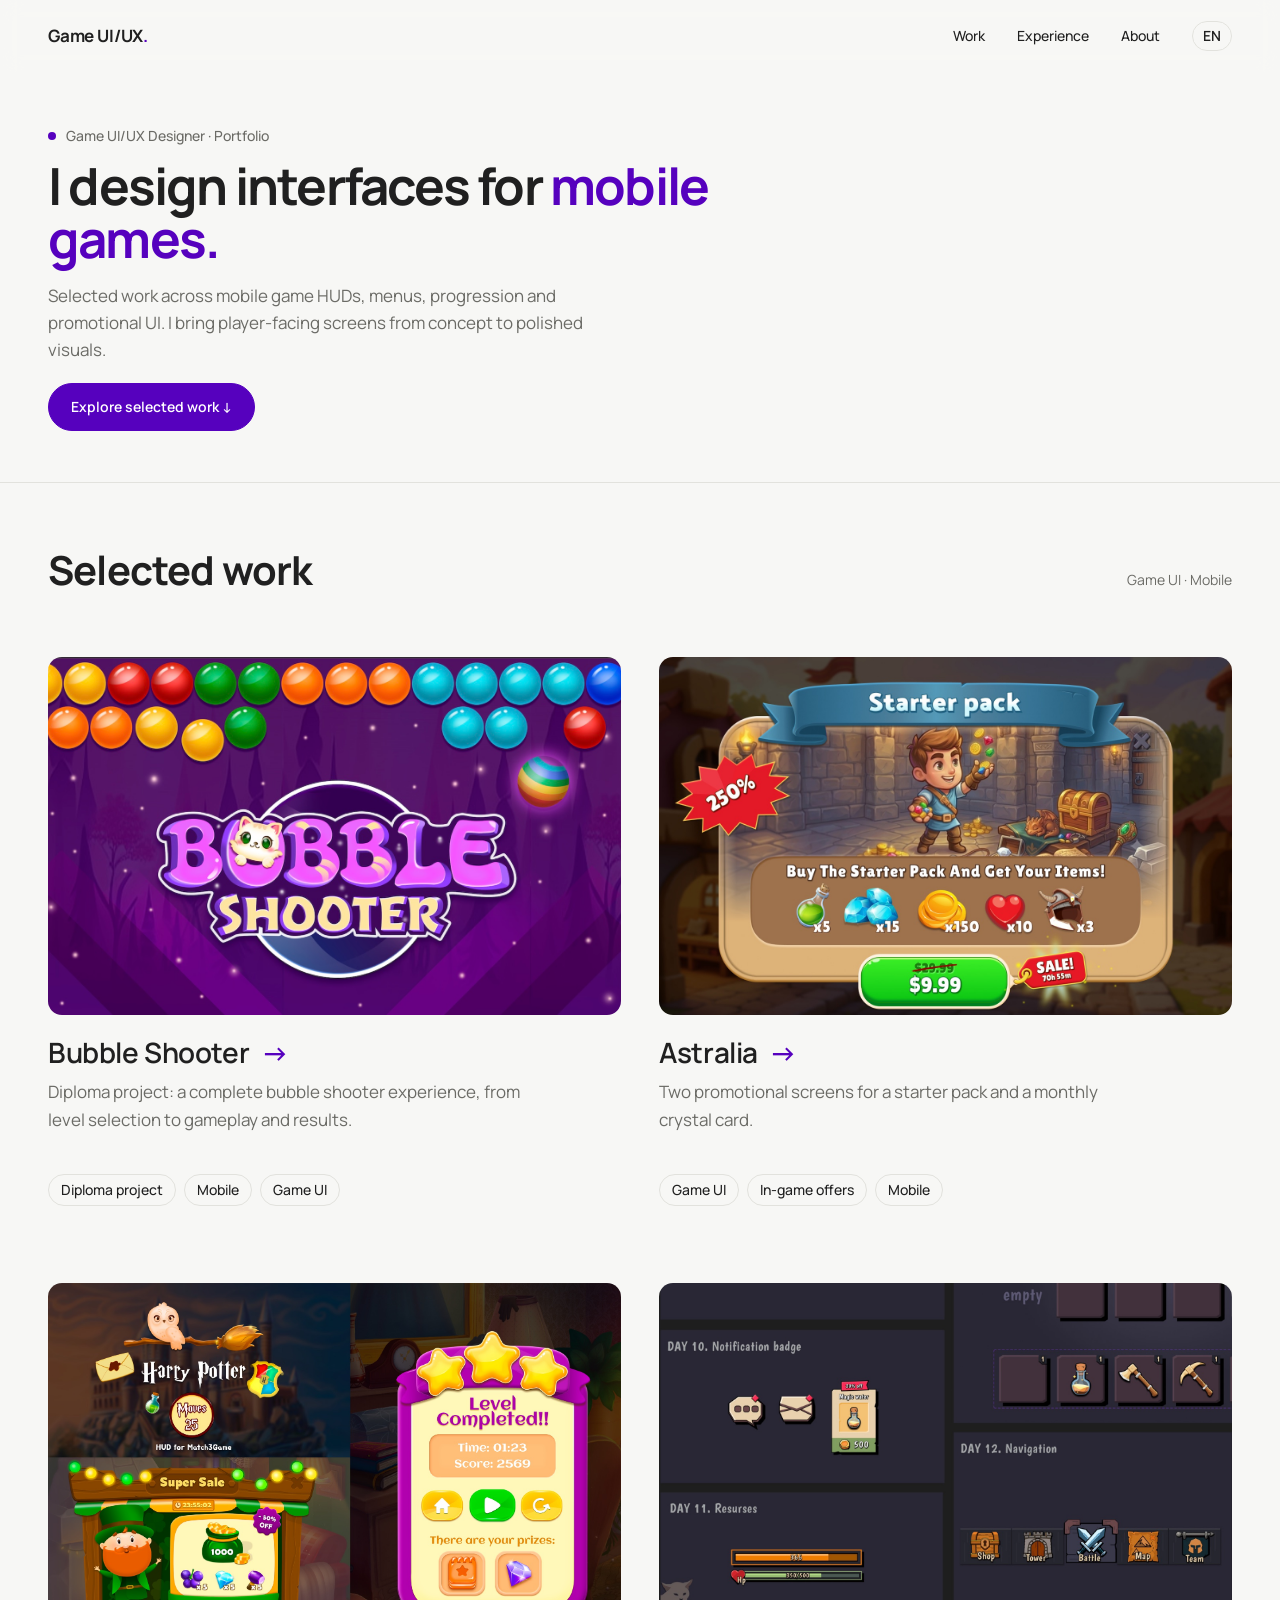
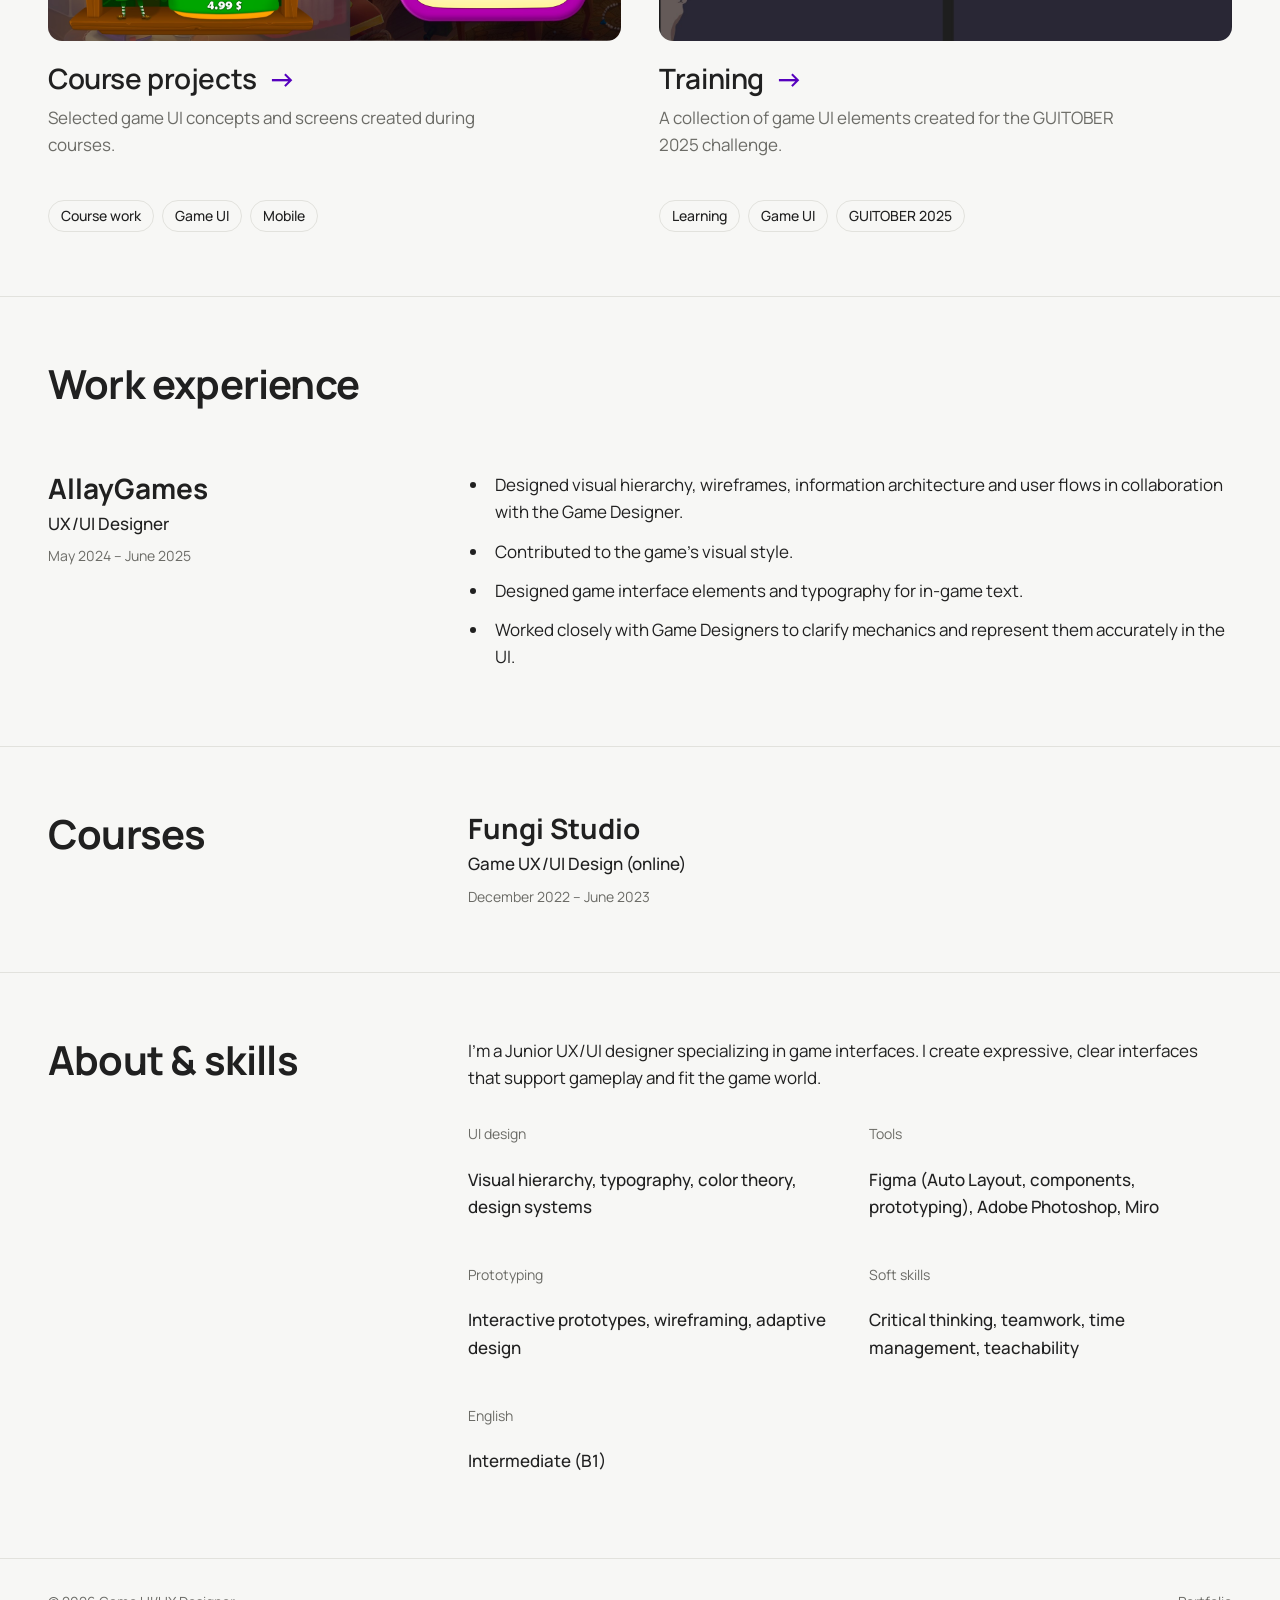
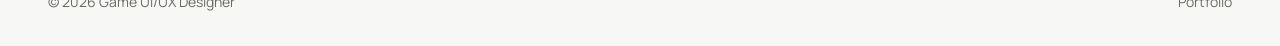
<file: index.html>
<!doctype html>
<html lang="en">
<head>
  <meta charset="utf-8">
  <meta name="viewport" content="width=device-width, initial-scale=1">
  <meta name="theme-color" content="#f7f7f5">
  <meta name="description" content="Game UI/UX design portfolio featuring mobile game interfaces, HUD design and a bubble shooter diploma project.">
  <title>Game UI/UX Designer — Portfolio</title>
  <link rel="preconnect" href="https://fonts.googleapis.com">
  <link rel="preconnect" href="https://fonts.gstatic.com" crossorigin>
  <link href="https://fonts.googleapis.com/css2?family=Manrope:wght@400;500;600;700&display=swap" rel="stylesheet">
  <link rel="stylesheet" href="style.css">
</head>
<body>
  <a class="skip" href="#main">Skip to content</a>
  <header class="header"><div class="container header__inner">
    <a class="logo" href="./">Game UI/UX<span>.</span></a>
    <nav class="nav" aria-label="Main navigation"><a href="#work">Work</a><a href="#experience">Experience</a><a href="#about">About</a><button class="language-toggle" type="button" aria-label="Переключить язык на русский">RU</button></nav>
  </div></header>

  <main id="main">
    <section class="hero"><div class="container">
      <p class="eyebrow"><span class="dot"></span>Game UI/UX Designer · Portfolio</p>
      <h1 class="hero__title">I design interfaces for <em>mobile games.</em></h1>
      <p class="hero__lead">Selected work across mobile game HUDs, menus, progression and promotional UI. I bring player-facing screens from concept to polished visuals.</p>
      <div class="hero__actions"><a class="btn btn--primary" href="#work">Explore selected work ↓</a></div>
    </div></section>

    <section class="section" id="work"><div class="container">
      <div class="section__head"><h2 class="section__title">Selected work</h2><span class="section__count">Game UI · Mobile</span></div>
      <div class="projects">
        <a class="project" href="projects/bubble-shooter.html"><div class="project__media"><img src="assets/projects/bubble-shooter/cover-optimized.jpg" alt="Bubble Shooter title screen with colorful bubbles and logo" loading="lazy"></div><div class="project__body"><h3 class="project__title">Bubble Shooter <span class="arrow">→</span></h3><p class="project__desc">Diploma project: a complete bubble shooter experience, from level selection to gameplay and results.</p><ul class="tags"><li>Diploma project</li><li>Mobile</li><li>Game UI</li></ul></div></a>
        <a class="project" href="projects/astralia-offers.html"><div class="project__media"><img src="assets/projects/new-project/Astraliaoffers-cover.jpg" alt="Astralia starter pack in-game offer" loading="lazy"></div><div class="project__body"><h3 class="project__title">Astralia <span class="arrow">→</span></h3><p class="project__desc">Two promotional screens for a starter pack and a monthly crystal card.</p><ul class="tags"><li>Game UI</li><li>In-game offers</li><li>Mobile</li></ul></div></a>
        <a class="project" href="projects/course-projects.html"><div class="project__media"><img src="assets/projects/course-projects/study-projects-cover.jpg" alt="Collage of course game UI projects" loading="lazy"></div><div class="project__body"><h3 class="project__title">Course projects <span class="arrow">→</span></h3><p class="project__desc">Selected game UI concepts and screens created during courses.</p><ul class="tags"><li>Course work</li><li>Game UI</li><li>Mobile</li></ul></div></a>
        <a class="project" href="projects/training.html"><div class="project__media training-cover"><img src="assets/projects/training/GUITOBER2025-cover.jpg" alt="GUITOBER 2025 game interface elements" loading="lazy"></div><div class="project__body"><h3 class="project__title">Training <span class="arrow">→</span></h3><p class="project__desc">A collection of game UI elements created for the GUITOBER 2025 challenge.</p><ul class="tags"><li>Learning</li><li>Game UI</li><li>GUITOBER 2025</li></ul></div></a>
      </div>
    </div></section>

    <section class="section" id="experience"><div class="container">
      <div class="section__head"><h2 class="section__title">Work experience</h2></div>
      <article class="experience">
        <div class="experience__meta"><h3>AllayGames</h3><p>UX/UI Designer</p><time datetime="2024-05/2025-06">May 2024 – June 2025</time></div>
        <ul class="experience__list">
          <li>Designed visual hierarchy, wireframes, information architecture and user flows in collaboration with the Game Designer.</li>
          <li>Contributed to the game’s visual style.</li>
          <li>Designed game interface elements and typography for in-game text.</li>
          <li>Worked closely with Game Designers to clarify mechanics and represent them accurately in the UI.</li>
        </ul>
      </article>
    </div></section>

    <section class="section" id="courses"><div class="container courses-layout">
      <h2 class="section__title">Courses</h2>
      <article class="courses-entry">
        <div class="experience__meta"><h3>Fungi Studio</h3><p>Game UX/UI Design (online)</p><time datetime="2022-12/2023-06">December 2022 – June 2023</time></div>
      </article>
    </div></section>

    <section class="section" id="about"><div class="container about">
      <h2 class="section__title">About & skills</h2><div>
        <p>I’m a Junior UX/UI designer specializing in game interfaces. I create expressive, clear interfaces that support gameplay and fit the game world.</p>
        <div class="skills-grid">
          <div><p class="fact__label">UI design</p><p class="fact__value">Visual hierarchy, typography, color theory, design systems</p></div>
          <div><p class="fact__label">Tools</p><p class="fact__value">Figma (Auto Layout, components, prototyping), Adobe Photoshop, Miro</p></div>
          <div><p class="fact__label">Prototyping</p><p class="fact__value">Interactive prototypes, wireframing, adaptive design</p></div>
          <div><p class="fact__label">Soft skills</p><p class="fact__value">Critical thinking, teamwork, time management, teachability</p></div>
          <div><p class="fact__label">English</p><p class="fact__value">Intermediate (B1)</p></div>
        </div>
      </div>
    </div></section>

  </main>
  <footer class="footer"><div class="container footer__inner"><span>© <span id="year">2026</span> Game UI/UX Designer</span><span>Portfolio</span></div></footer>
  <script>document.getElementById('year').textContent = new Date().getFullYear();</script>
<script src="i18n.js"></script></body>
</html>
</file>
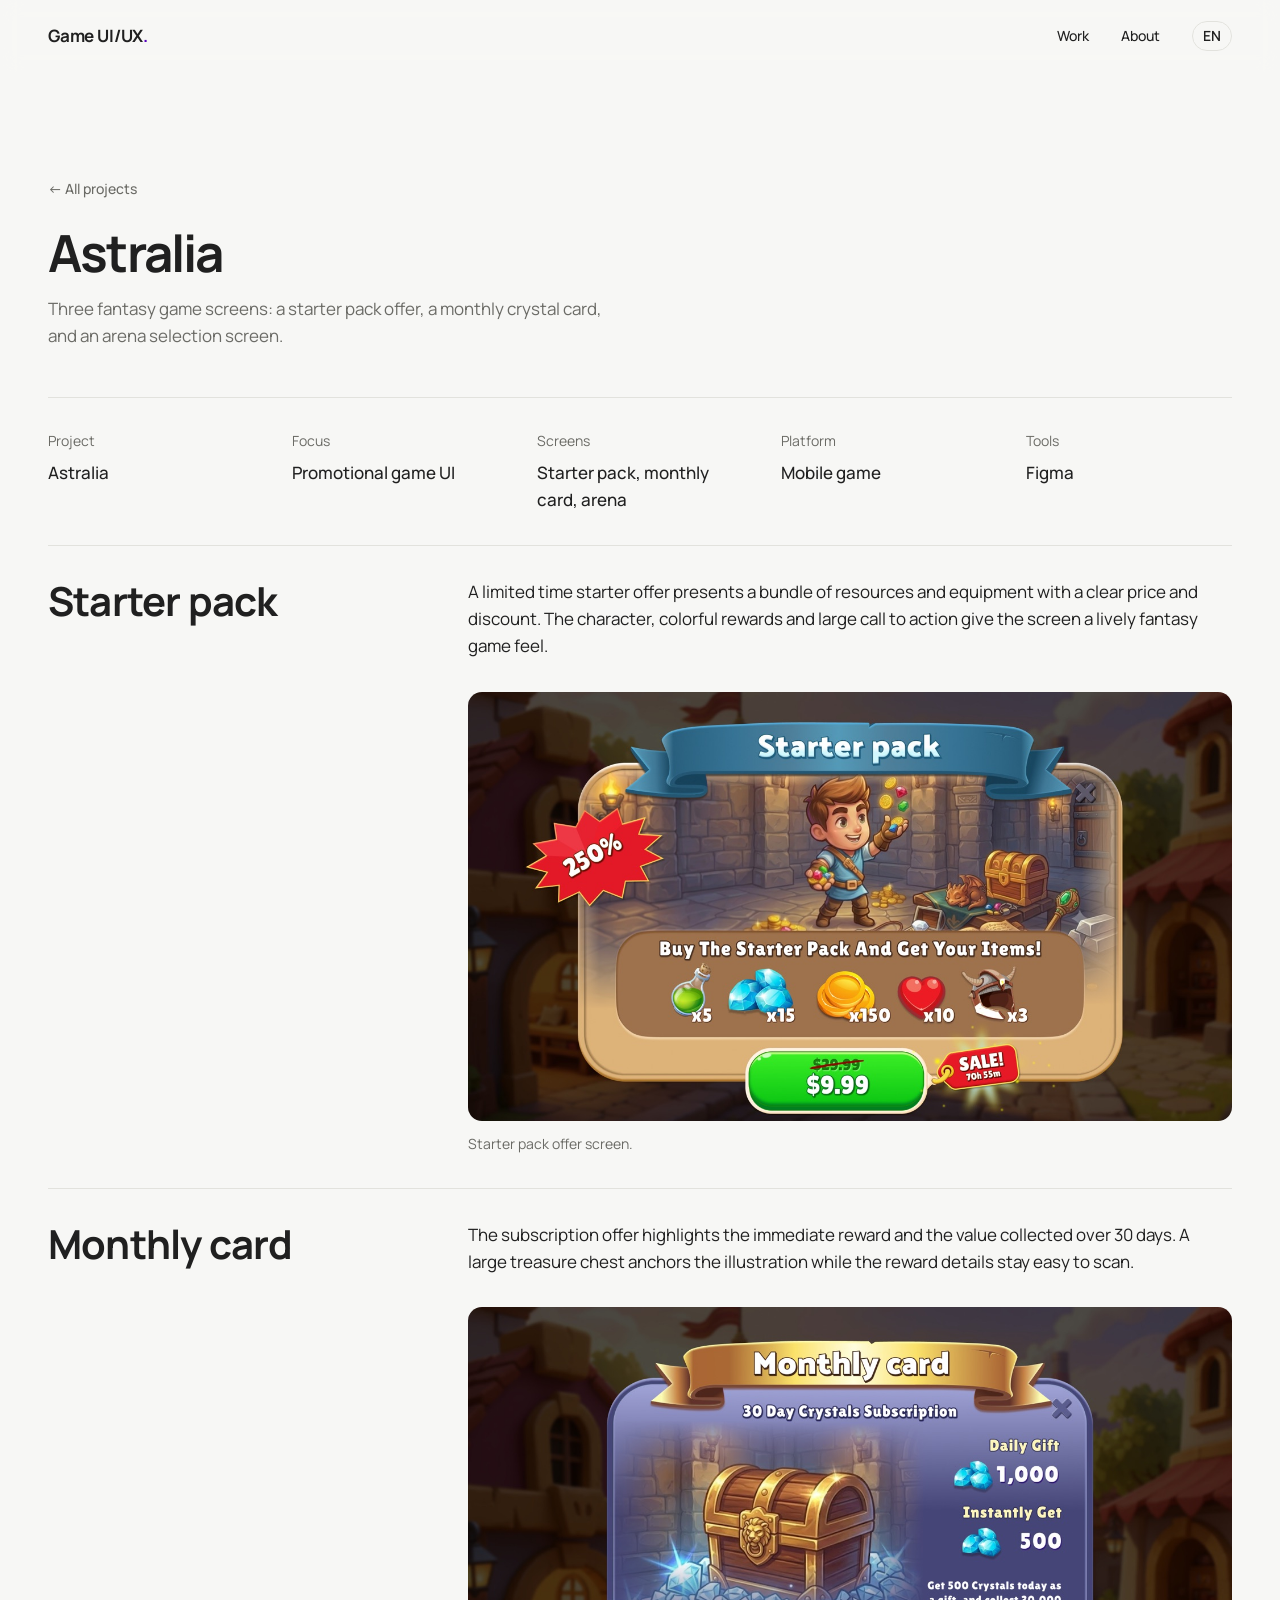
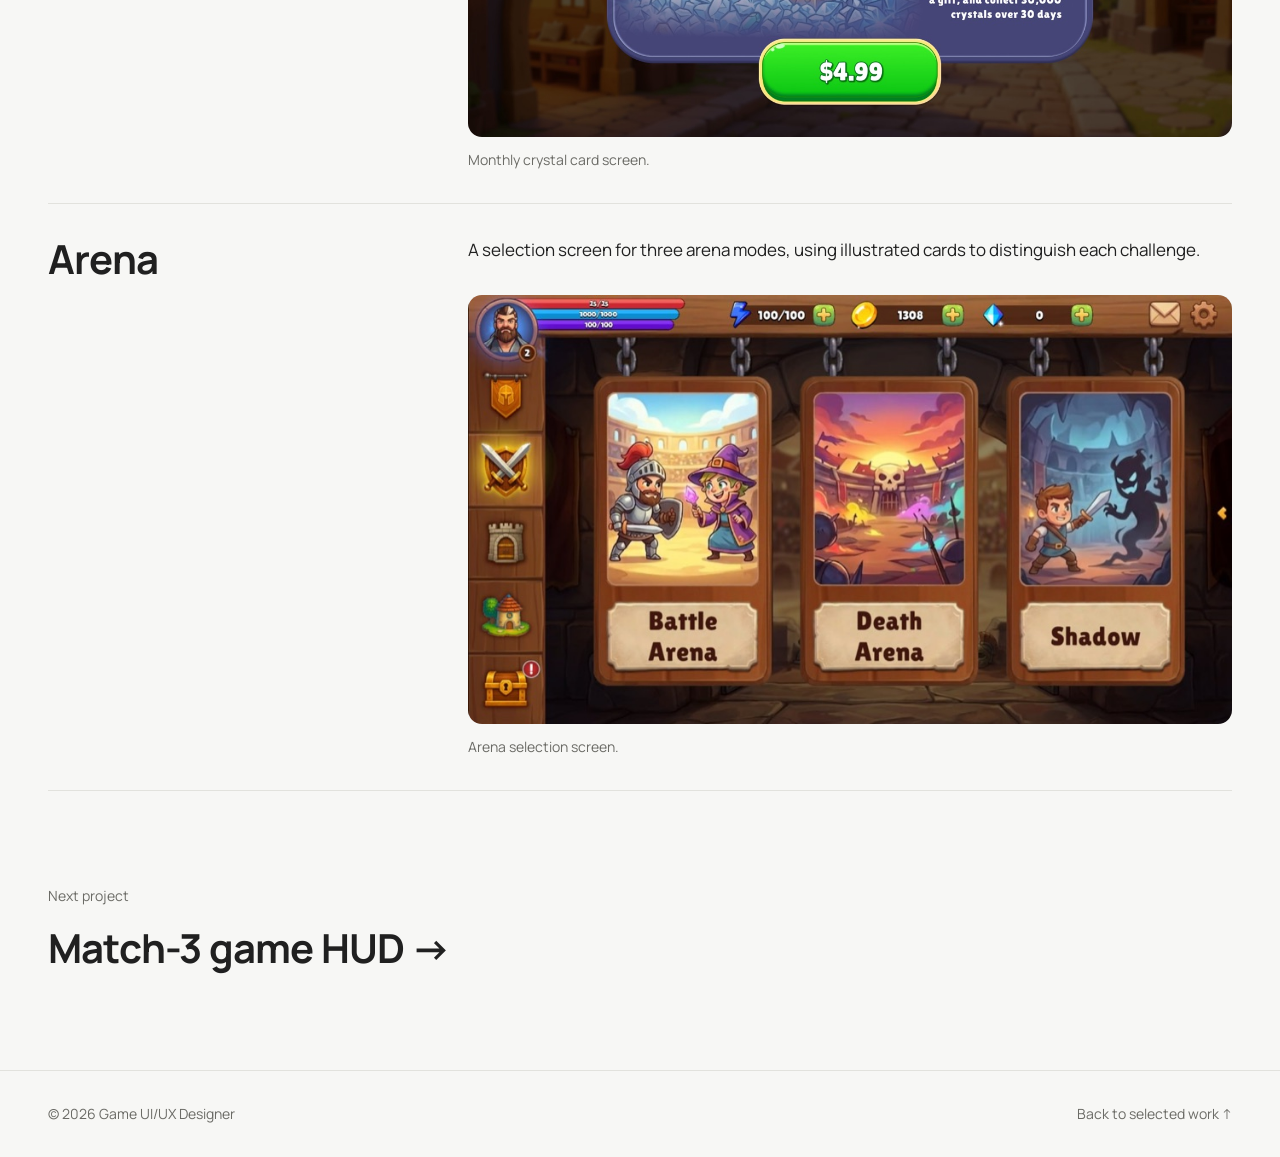
<file: projects/astralia-offers.html>
<!doctype html>
<html lang="en"><head><meta charset="utf-8"><meta name="viewport" content="width=device-width,initial-scale=1"><meta name="theme-color" content="#f7f7f5"><title>Astralia · Portfolio</title><link rel="preconnect" href="https://fonts.googleapis.com"><link rel="preconnect" href="https://fonts.gstatic.com" crossorigin><link href="https://fonts.googleapis.com/css2?family=Manrope:wght@400;500;600;700&display=swap" rel="stylesheet"><link rel="stylesheet" href="../style.css"></head>
<body><header class="header"><div class="container header__inner"><a class="logo" href="../">Game UI/UX<span>.</span></a><nav class="nav" aria-label="Main navigation"><a href="../#work">Work</a><a href="../#about">About</a><button class="language-toggle" type="button" aria-label="Переключить язык на русский">RU</button></nav></div></header>
<main><div class="container"><section class="case-hero"><a class="back" href="../#work">← All projects</a><h1 class="hero__title">Astralia</h1><p class="hero__lead">Three fantasy game screens: a starter pack offer, a monthly crystal card, and an arena selection screen.</p><div class="case-meta astralia-meta"><div><p class="fact__label">Project</p><p class="fact__value">Astralia</p></div><div><p class="fact__label">Focus</p><p class="fact__value">Promotional game UI</p></div><div><p class="fact__label">Screens</p><p class="fact__value">Starter pack, monthly card, arena</p></div><div><p class="fact__label">Platform</p><p class="fact__value">Mobile game</p></div><div><p class="fact__label">Tools</p><p class="fact__value">Figma</p></div></div></section>
<section class="case-block"><h2>Starter pack</h2><div><p>A limited time starter offer presents a bundle of resources and equipment with a clear price and discount. The character, colorful rewards and large call to action give the screen a lively fantasy game feel.</p><figure class="figure"><img src="../assets/projects/new-project/Astraliaoffers-web.jpg" alt="Astralia starter pack offer with character, rewards and purchase button"><figcaption>Starter pack offer screen.</figcaption></figure></div></section>
<section class="case-block"><h2>Monthly card</h2><div><p>The subscription offer highlights the immediate reward and the value collected over 30 days. A large treasure chest anchors the illustration while the reward details stay easy to scan.</p><figure class="figure"><img src="../assets/projects/new-project/Astraliaoffers2-web.jpg" alt="Astralia monthly crystal card offer"><figcaption>Monthly crystal card screen.</figcaption></figure></div></section>
<section class="case-block"><h2>Arena</h2><div><p>A selection screen for three arena modes, using illustrated cards to distinguish each challenge.</p><figure class="figure"><img src="../assets/projects/new-project/AstraliaArena-web.jpg" alt="Astralia arena selection screen with Battle Arena, Death Arena and Shadow modes" loading="lazy"><figcaption>Arena selection screen.</figcaption></figure></div></section>
<a class="next" href="match3-hud.html"><span>Next project</span><strong>Match-3 game HUD →</strong></a></div></main><footer class="footer"><div class="container footer__inner"><span>© 2026 Game UI/UX Designer</span><a href="../#work">Back to selected work ↑</a></div></footer><script src="../i18n.js"></script></body></html>
</file>
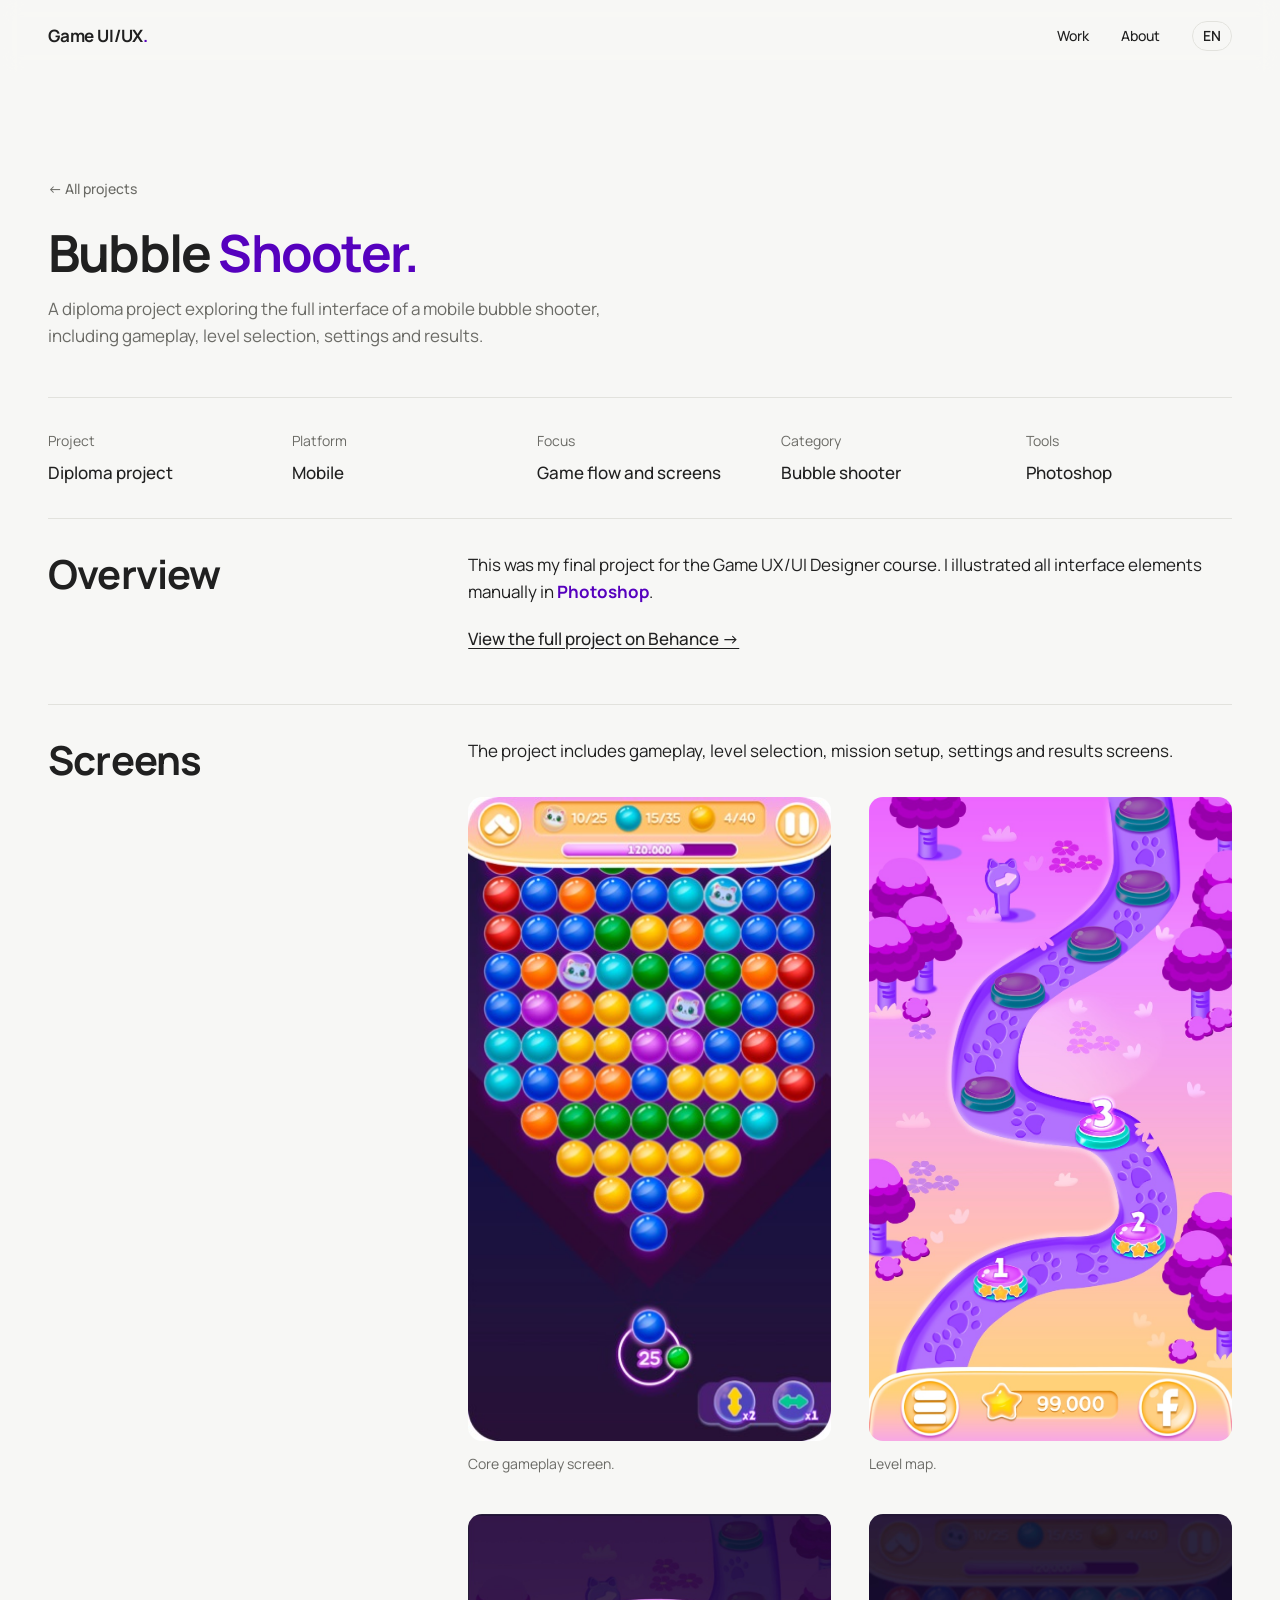
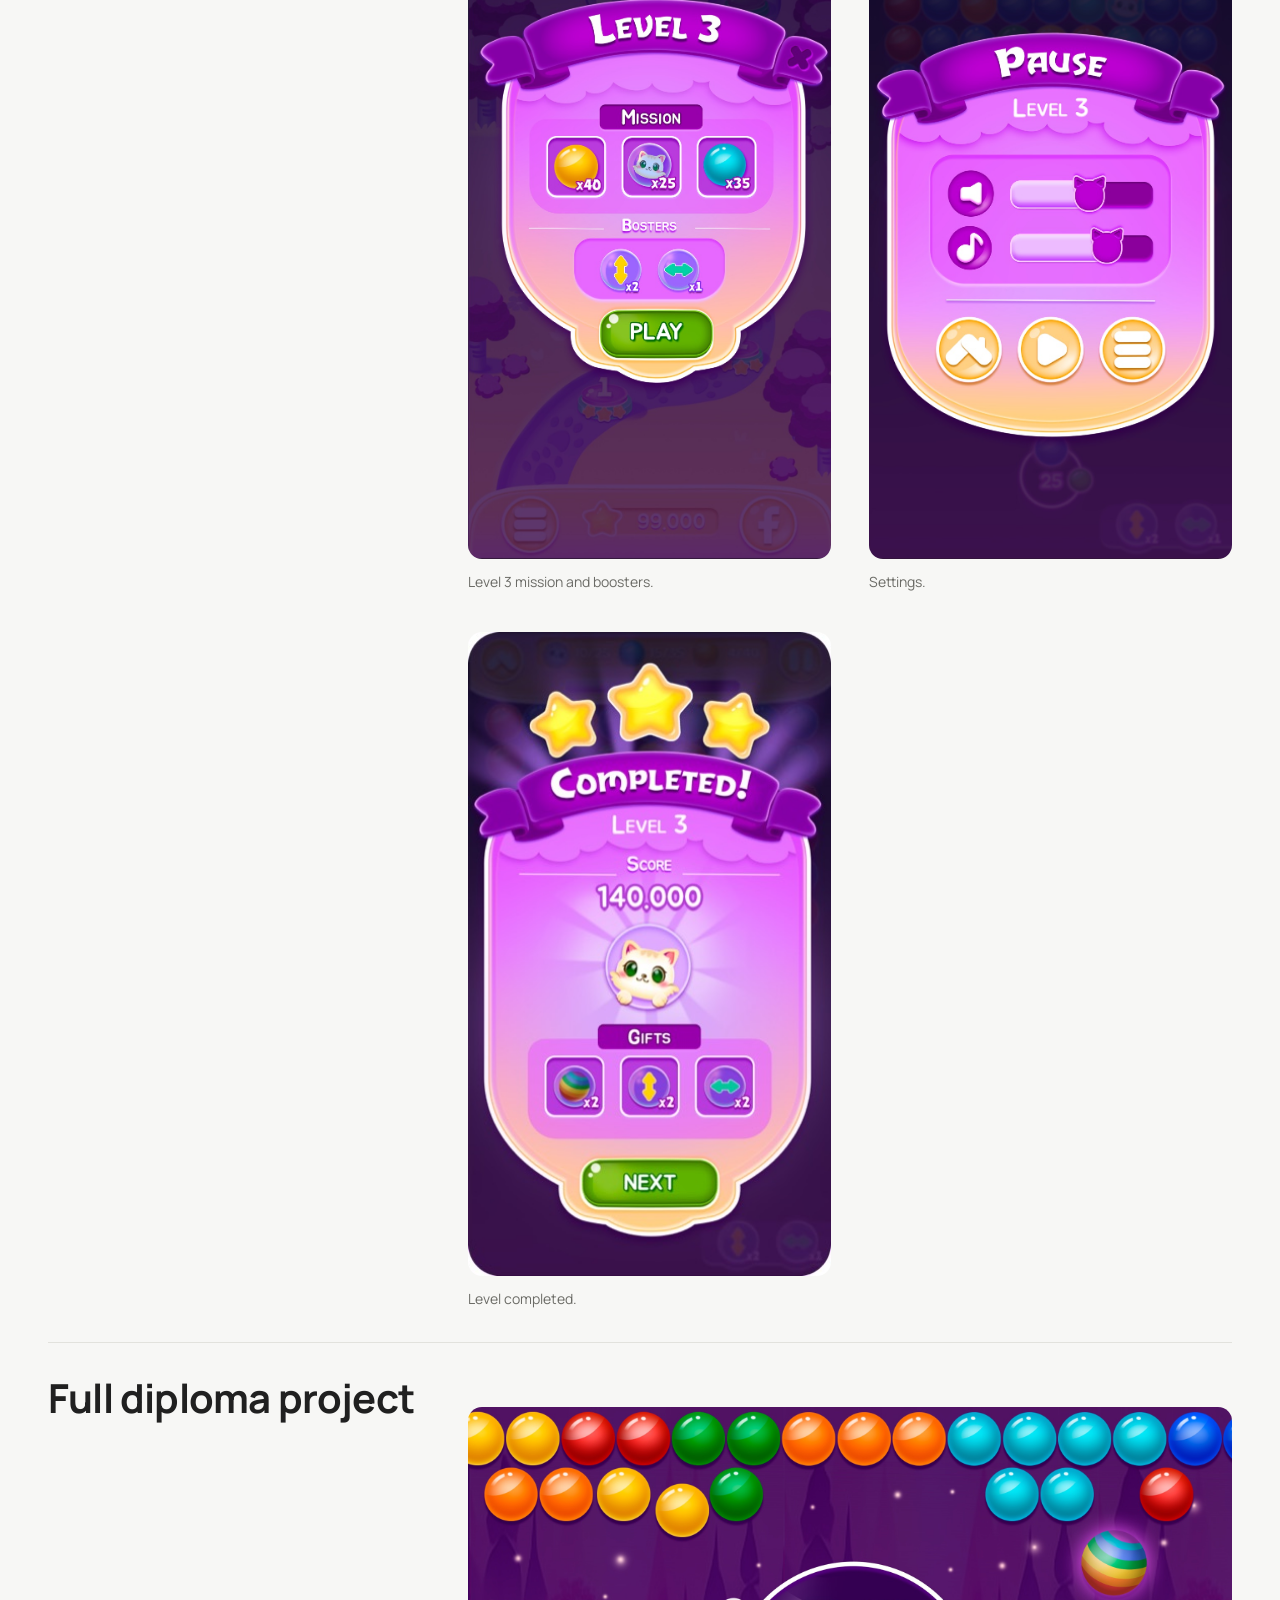
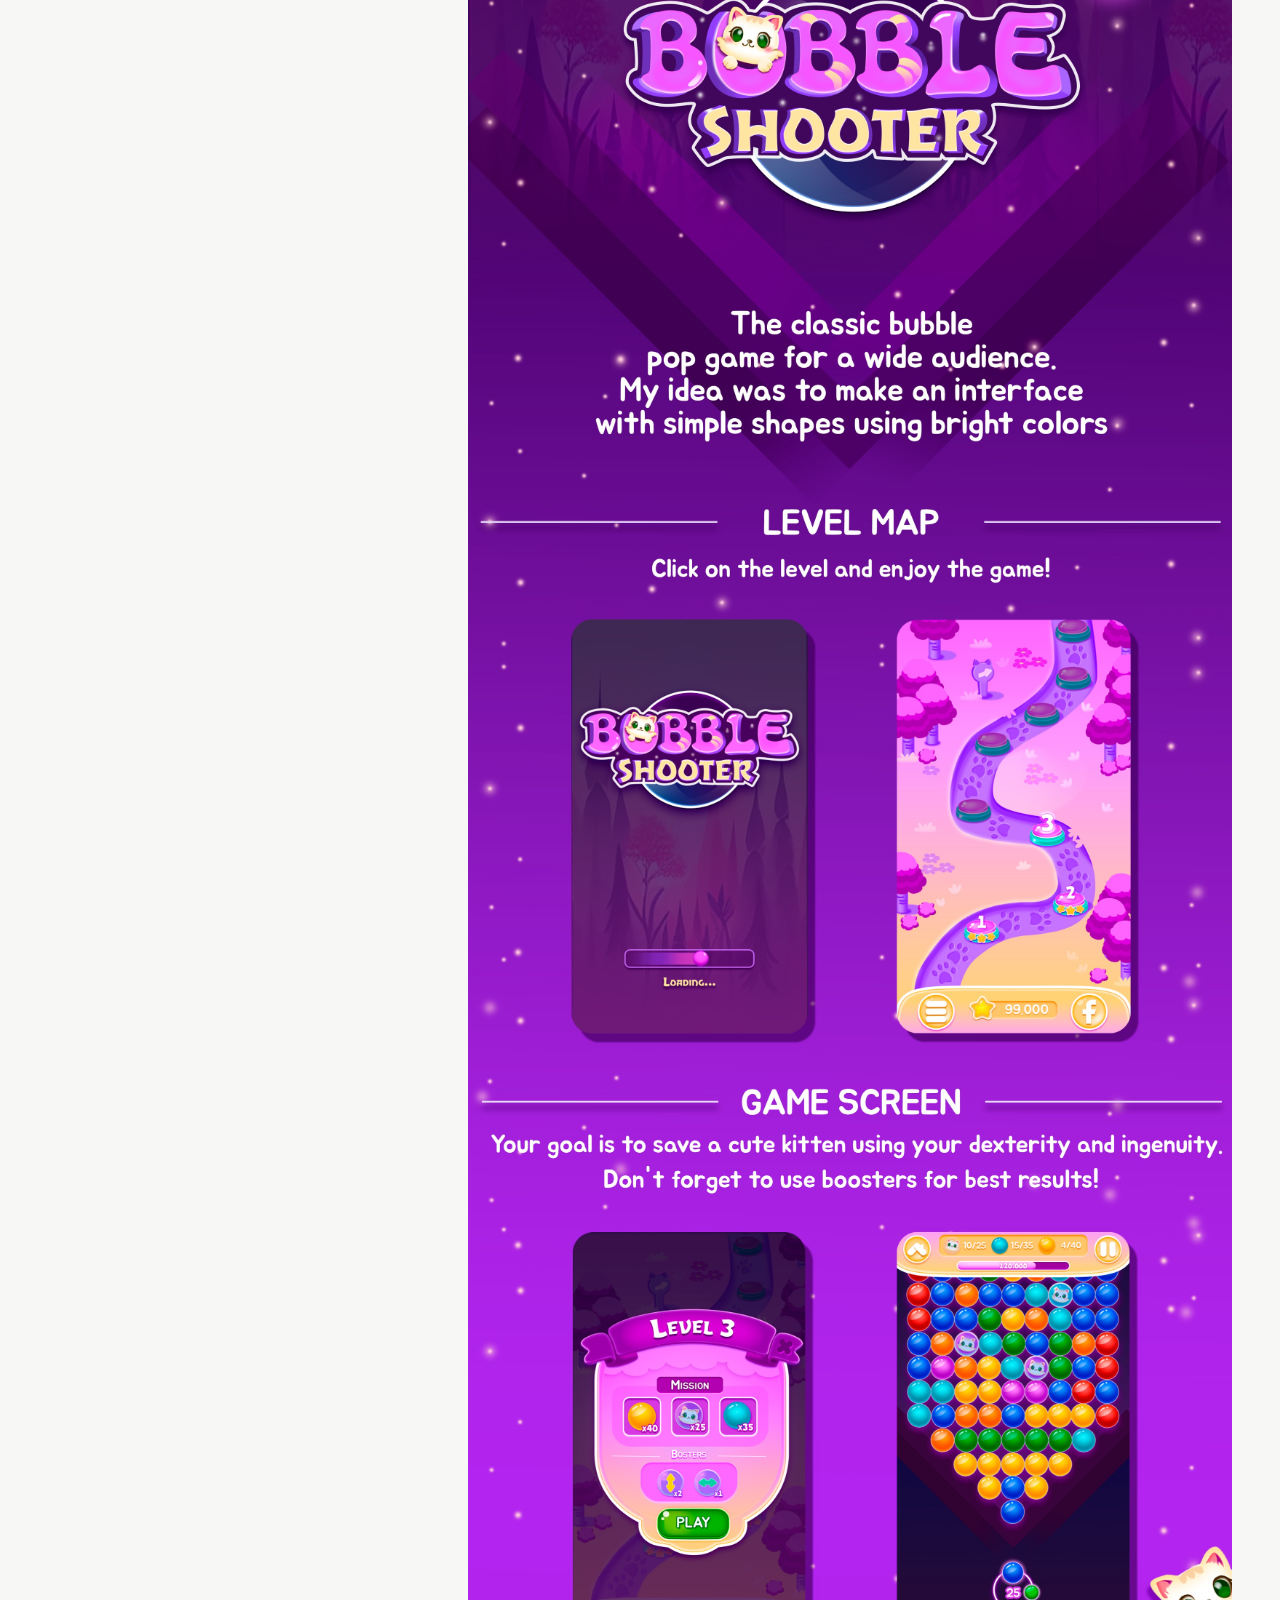
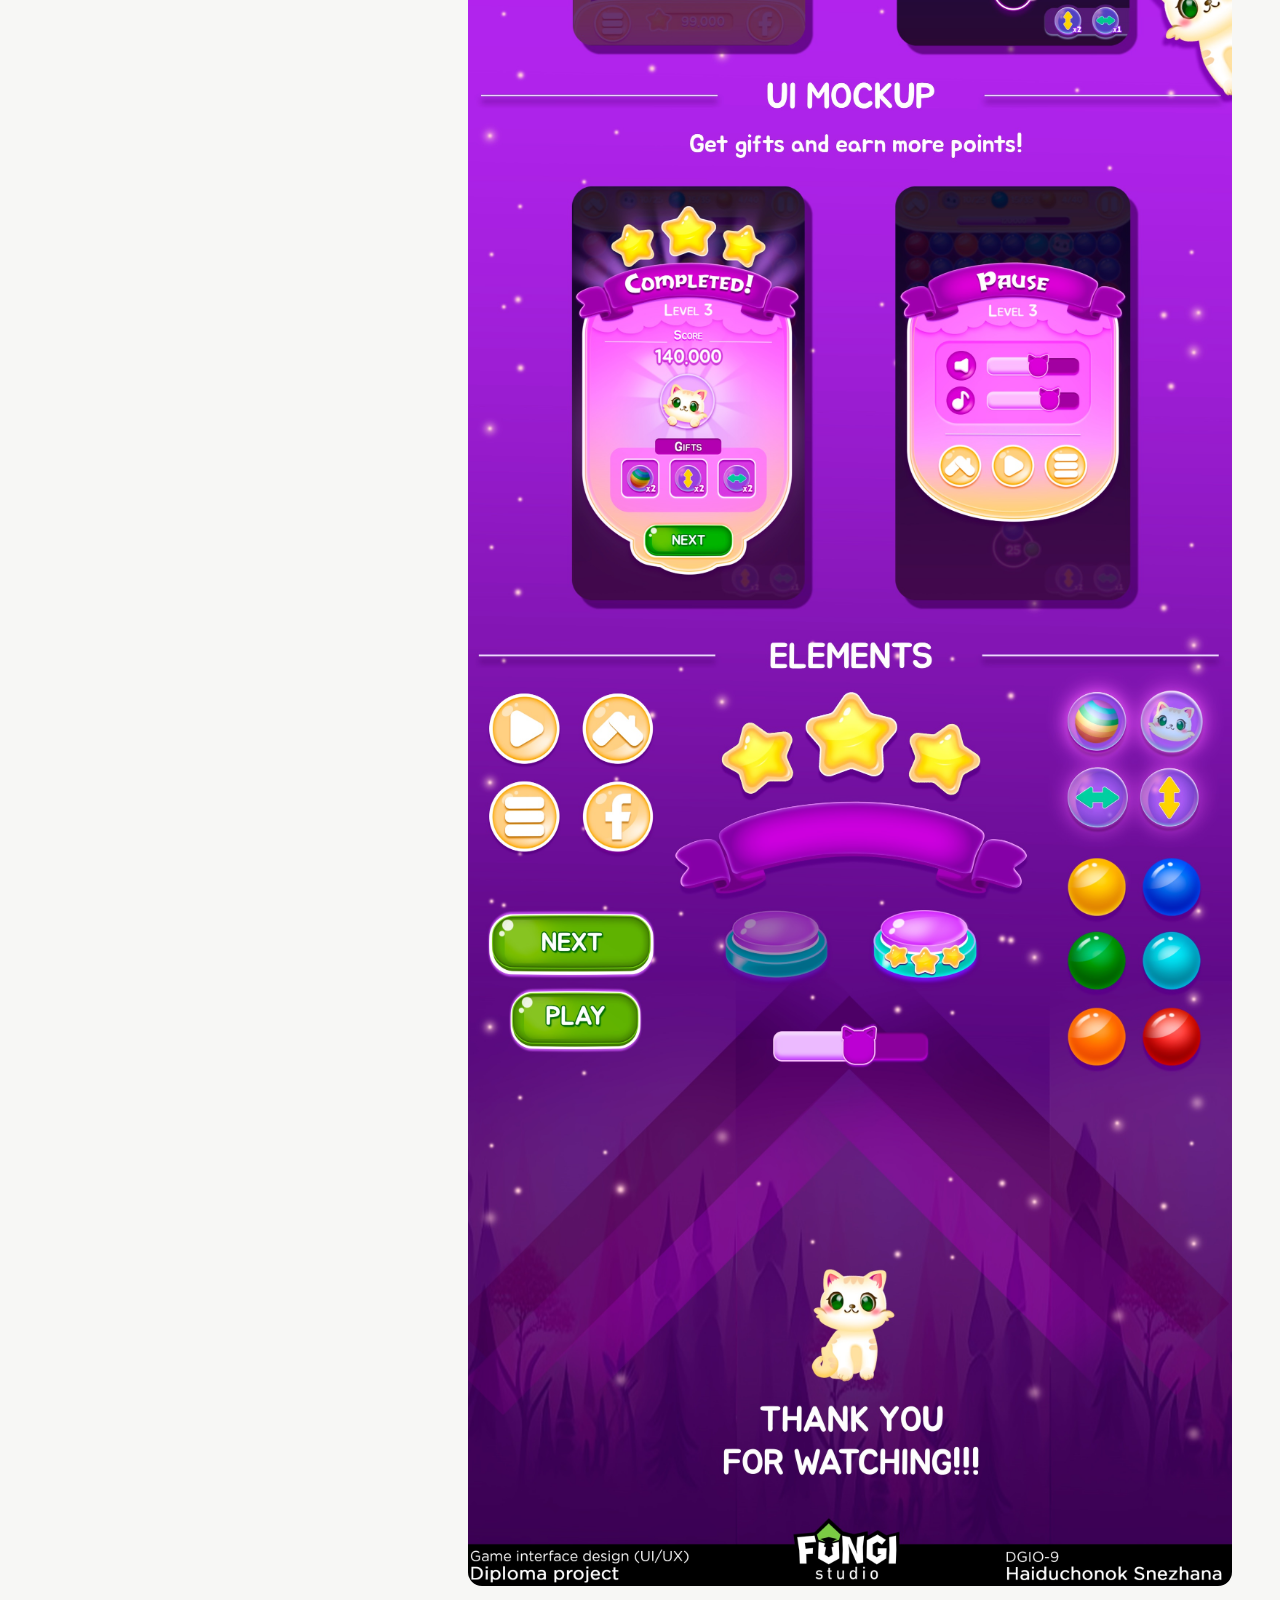
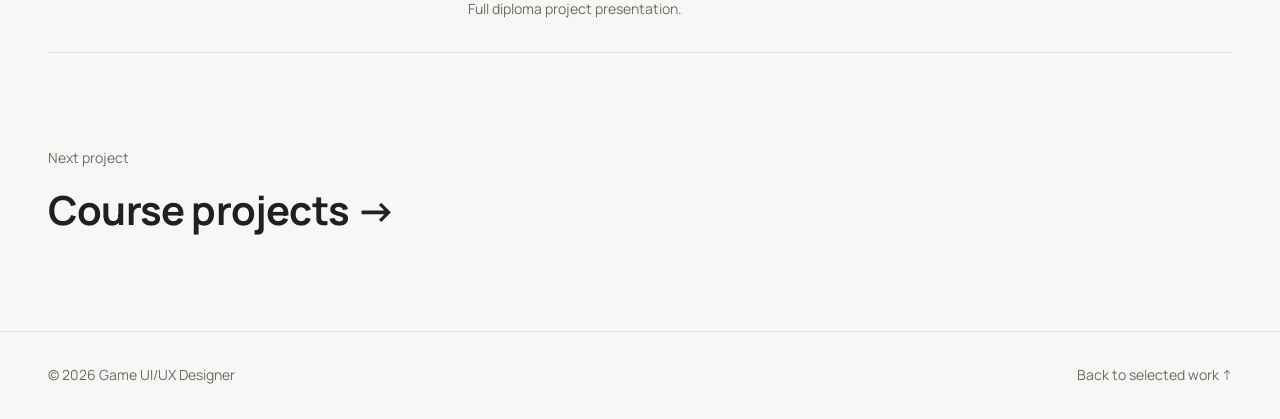
<file: projects/bubble-shooter.html>
<!doctype html>
<html lang="en"><head><meta charset="utf-8"><meta name="viewport" content="width=device-width,initial-scale=1"><meta name="theme-color" content="#f7f7f5"><title>Bubble Shooter · Portfolio</title><link rel="preconnect" href="https://fonts.googleapis.com"><link rel="preconnect" href="https://fonts.gstatic.com" crossorigin><link href="https://fonts.googleapis.com/css2?family=Manrope:wght@400;500;600;700&display=swap" rel="stylesheet"><link rel="stylesheet" href="../style.css"></head>
<body><header class="header"><div class="container header__inner"><a class="logo" href="../">Game UI/UX<span>.</span></a><nav class="nav" aria-label="Main navigation"><a href="../#work">Work</a><a href="../#about">About</a><button class="language-toggle" type="button" aria-label="Переключить язык на русский">RU</button></nav></div></header>
<main><div class="container"><section class="case-hero"><a class="back" href="../#work">← All projects</a><h1 class="hero__title">Bubble <em>Shooter.</em></h1><p class="hero__lead">A diploma project exploring the full interface of a mobile bubble shooter, including gameplay, level selection, settings and results.</p><div class="case-meta bubble-meta"><div><p class="fact__label">Project</p><p class="fact__value">Diploma project</p></div><div><p class="fact__label">Platform</p><p class="fact__value">Mobile</p></div><div><p class="fact__label">Focus</p><p class="fact__value">Game flow and screens</p></div><div><p class="fact__label">Category</p><p class="fact__value">Bubble shooter</p></div><div><p class="fact__label">Tools</p><p class="fact__value">Photoshop</p></div></div></section>
<section class="case-block"><h2>Overview</h2><div><p>This was my final project for the Game UX/UI Designer course. I illustrated all interface elements manually in <strong>Photoshop</strong>.</p><p class="links"><a href="https://www.behance.net/gallery/171195219/Bubble-Shooter-game-UXUI-design-Concept" target="_blank" rel="noopener noreferrer">View the full project on Behance →</a></p></div></section>
<section class="case-block"><h2>Screens</h2><div><p>The project includes gameplay, level selection, mission setup, settings and results screens.</p><div class="bubble-gallery"><figure class="figure bubble-screen"><img src="../assets/projects/bubble-shooter/gameplay-web.jpg" alt="Bubble Shooter gameplay interface" loading="lazy"><figcaption>Core gameplay screen.</figcaption></figure><figure class="figure bubble-screen"><img src="../assets/projects/bubble-shooter/level-map-web.jpg" alt="Bubble Shooter level map screen" loading="lazy"><figcaption>Level map.</figcaption></figure><figure class="figure bubble-screen"><img src="../assets/projects/bubble-shooter/level-3-mission-web.jpg" alt="Bubble Shooter level 3 mission and boosters screen" loading="lazy"><figcaption>Level 3 mission and boosters.</figcaption></figure><figure class="figure bubble-screen"><img src="../assets/projects/bubble-shooter/Settings-web.jpg" alt="Bubble Shooter settings screen" loading="lazy"><figcaption>Settings.</figcaption></figure><figure class="figure bubble-screen"><img src="../assets/projects/bubble-shooter/level-completed-web.jpg" alt="Bubble Shooter level completed screen" loading="lazy"><figcaption>Level completed.</figcaption></figure></div></div></section>


<section class="case-block"><h2>Full diploma project</h2><div><figure class="figure"><img src="../assets/projects/bubble-shooter/DiplomaProjectPNG-web.jpg" alt="Complete Bubble Shooter diploma project presentation" loading="lazy"><figcaption>Full diploma project presentation.</figcaption></figure></div></section>
<a class="next" href="course-projects.html"><span>Next project</span><strong>Course projects →</strong></a></div></main><footer class="footer"><div class="container footer__inner"><span>© 2026 Game UI/UX Designer</span><a href="../#work">Back to selected work ↑</a></div></footer><script src="../i18n.js"></script></body></html>
</file>
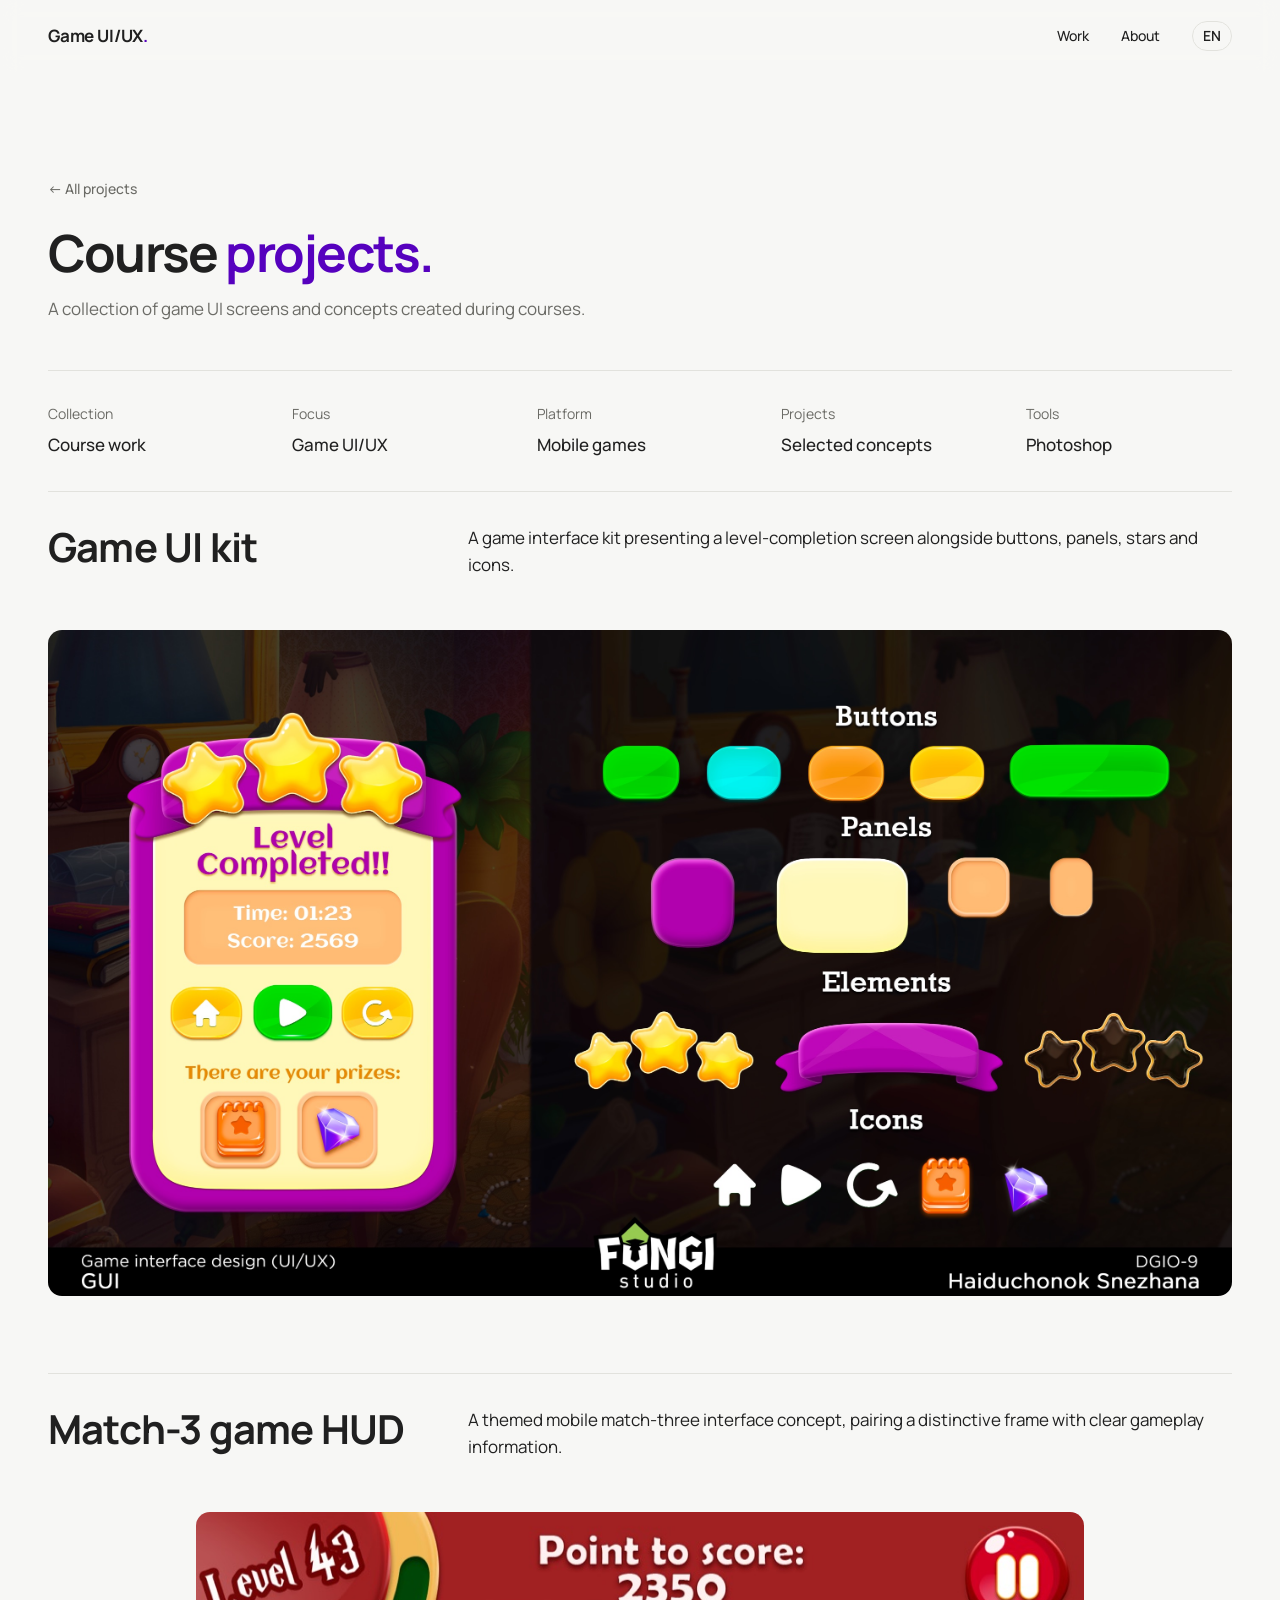
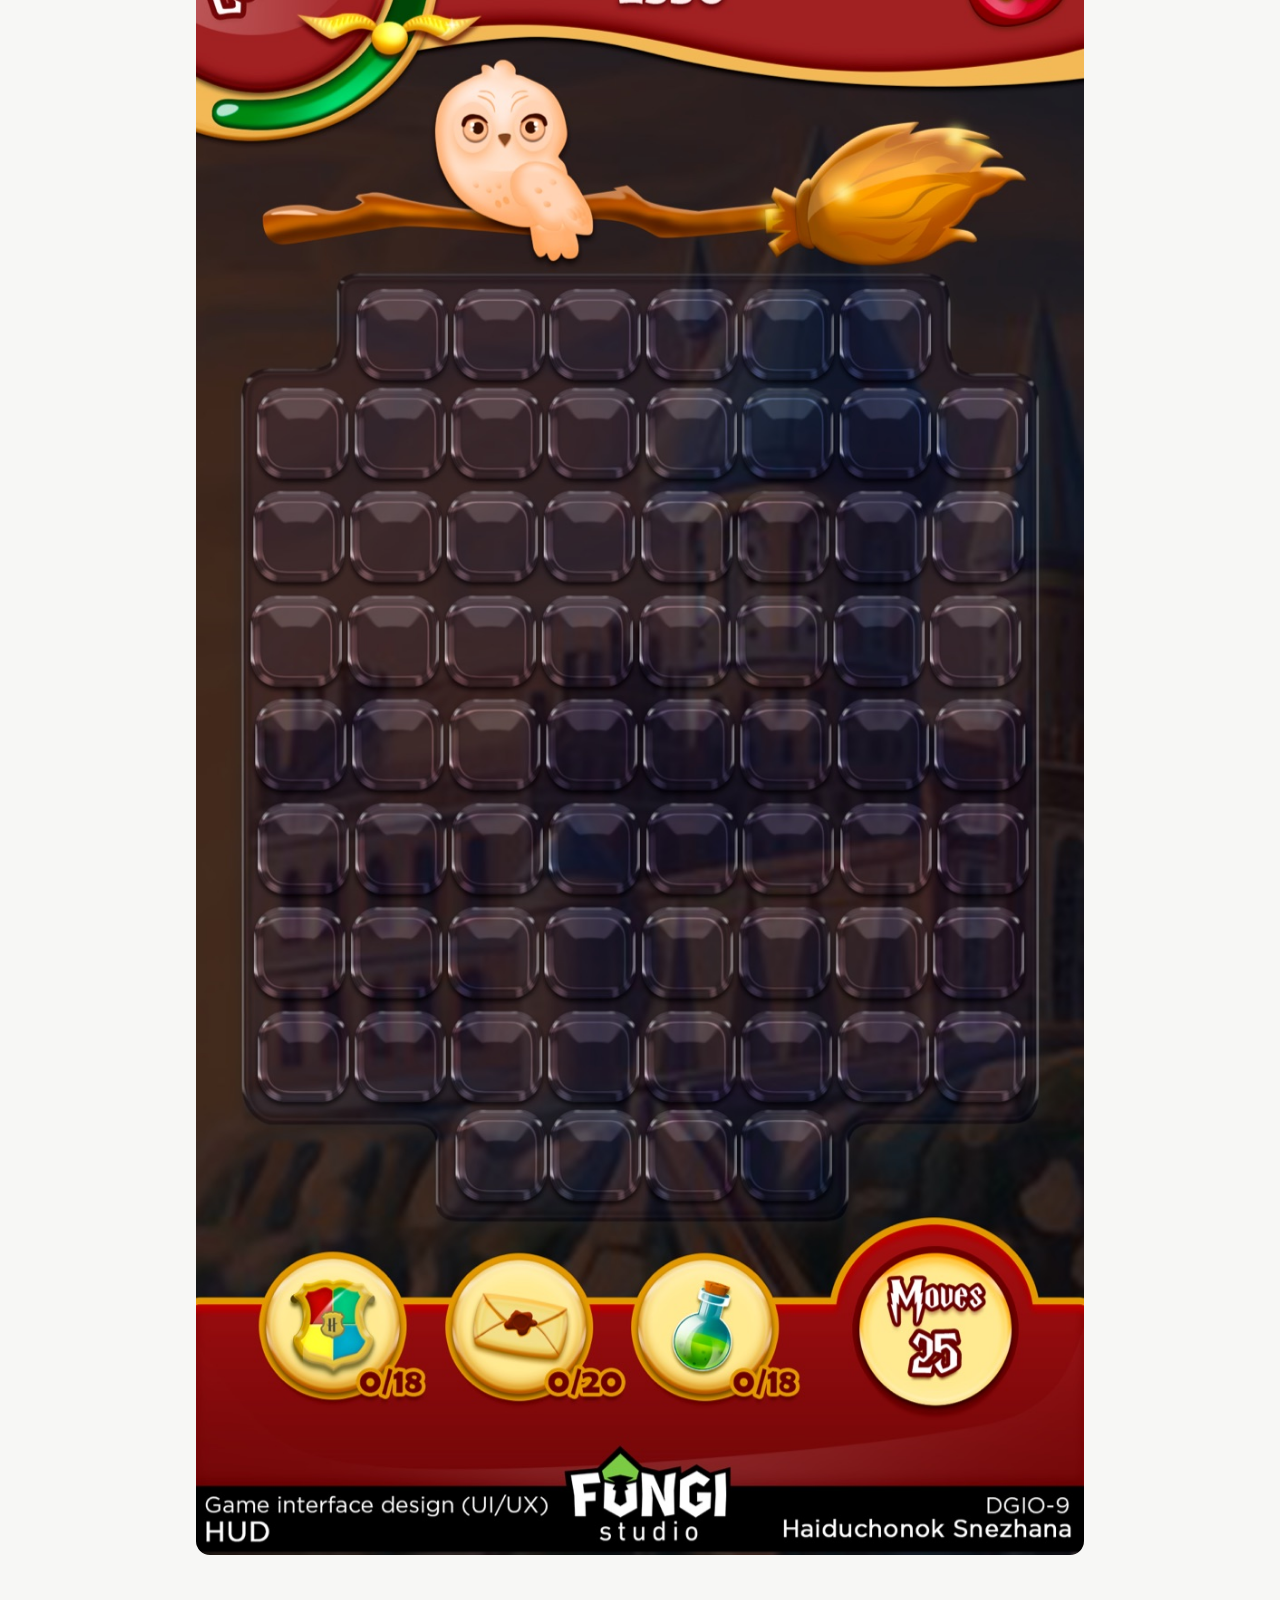
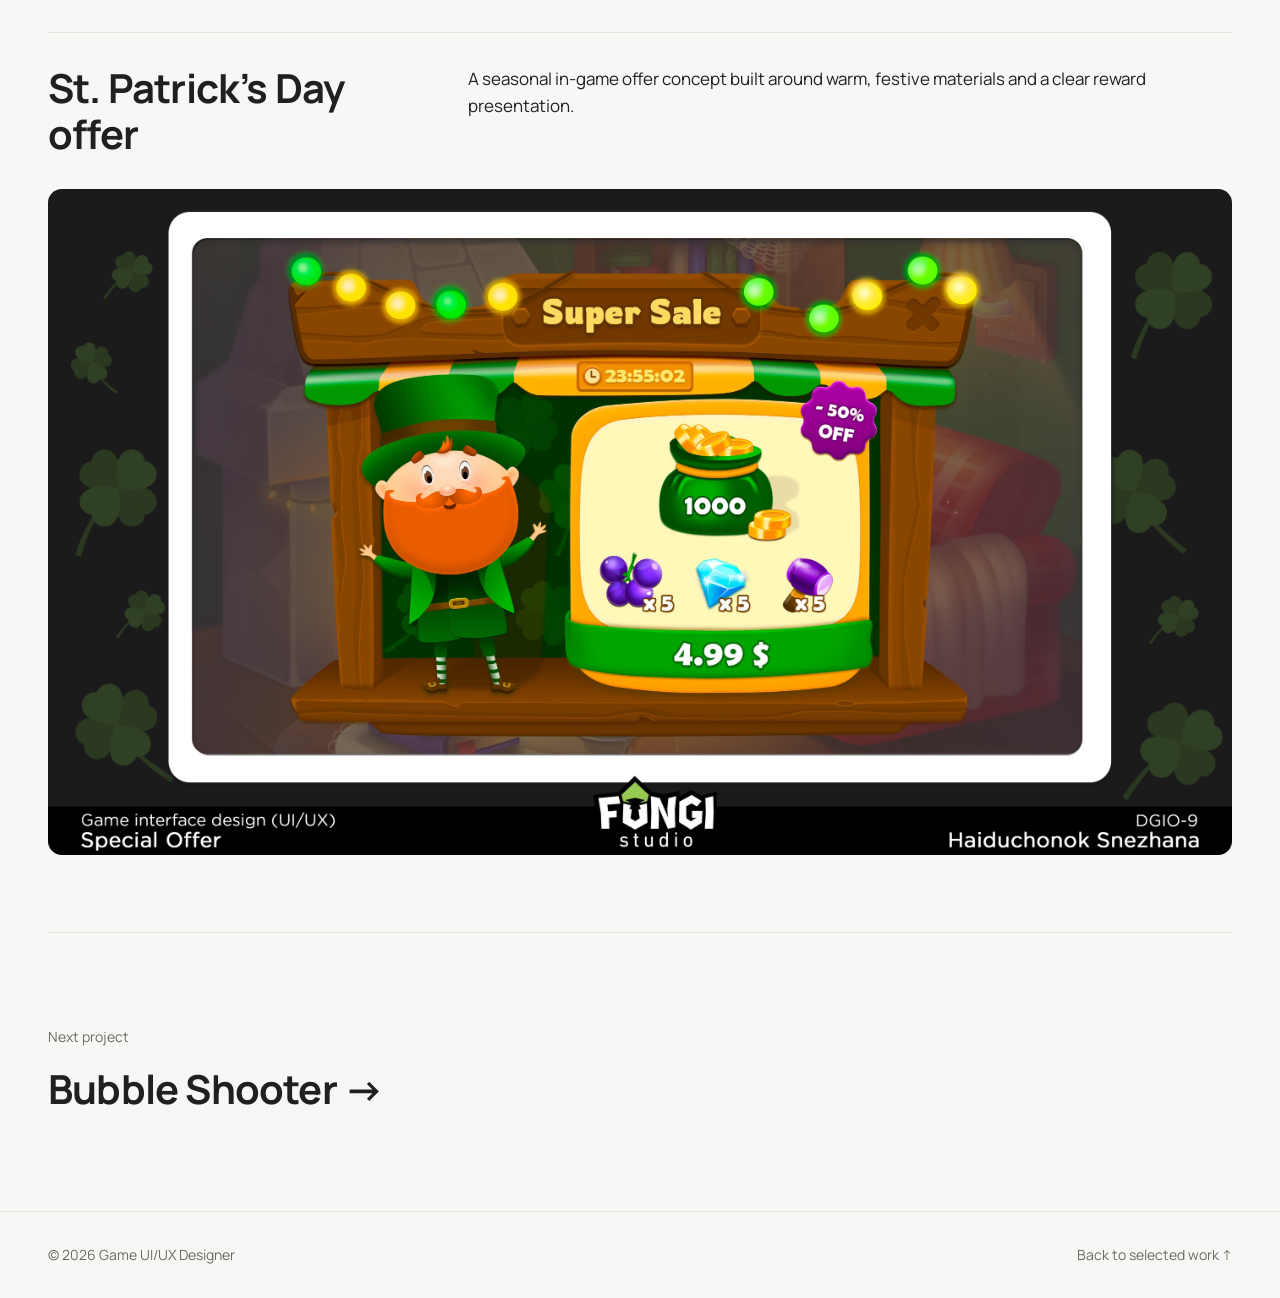
<file: projects/course-projects.html>
<!doctype html>
<html lang="en">
<head>
  <meta charset="utf-8">
  <meta name="viewport" content="width=device-width,initial-scale=1">
  <meta name="theme-color" content="#f7f7f5">
  <title>Course Projects · Portfolio</title>
  <link rel="preconnect" href="https://fonts.googleapis.com">
  <link rel="preconnect" href="https://fonts.gstatic.com" crossorigin>
  <link href="https://fonts.googleapis.com/css2?family=Manrope:wght@400;500;600;700&display=swap" rel="stylesheet">
  <link rel="stylesheet" href="../style.css">
</head>
<body>
  <header class="header"><div class="container header__inner">
    <a class="logo" href="../">Game UI/UX<span>.</span></a>
    <nav class="nav" aria-label="Main navigation"><a href="../#work">Work</a><a href="../#about">About</a><button class="language-toggle" type="button" aria-label="Переключить язык на русский">RU</button></nav>
  </div></header>
  <main><div class="container">
    <section class="case-hero">
      <a class="back" href="../#work">← All projects</a>
      <h1 class="hero__title">Course <em>projects.</em></h1>
      <p class="hero__lead">A collection of game UI screens and concepts created during courses.</p>
      <div class="case-meta course-meta">
        <div><p class="fact__label">Collection</p><p class="fact__value">Course work</p></div>
        <div><p class="fact__label">Focus</p><p class="fact__value">Game UI/UX</p></div>
        <div><p class="fact__label">Platform</p><p class="fact__value">Mobile games</p></div>
        <div><p class="fact__label">Projects</p><p class="fact__value">Selected concepts</p></div>
        <div><p class="fact__label">Tools</p><p class="fact__value">Photoshop</p></div>
      </div>
    </section>
    <section class="case-block">
      <h2>Game UI kit</h2>
      <div><p>A game interface kit presenting a level-completion screen alongside buttons, panels, stars and icons.</p></div>
    </section>
    <figure class="case-cover"><img src="../assets/projects/course-projects/GUIKitFinal-web.jpg" alt="Fungy game UI kit with level completion screen, buttons, panels and icons"></figure>
    <section class="case-block">
      <h2>Match-3 game HUD</h2>
      <div><p>A themed mobile match-three interface concept, pairing a distinctive frame with clear gameplay information.</p></div>
    </section>
    <figure class="case-cover match3-artwork"><img src="../assets/projects/course-projects/match3-hud-frame-web.jpg" alt="Match-3 game HUD showing level, score, moves and the themed game frame"></figure>
    <section class="case-block">
      <h2>St. Patrick’s Day offer</h2>
      <div><p>A seasonal in-game offer concept built around warm, festive materials and a clear reward presentation.</p></div>
    </section>
    <figure class="case-cover"><img src="../assets/projects/course-projects/SpecialOfferWoodPNG-web.jpg" alt="St. Patrick’s Day themed in-game special offer"></figure>
    <a class="next" href="bubble-shooter.html"><span>Next project</span><strong>Bubble Shooter →</strong></a>
  </div></main>
  <footer class="footer"><div class="container footer__inner"><span>© 2026 Game UI/UX Designer</span><a href="../#work">Back to selected work ↑</a></div></footer>
<script src="../i18n.js"></script></body>
</html>
</file>
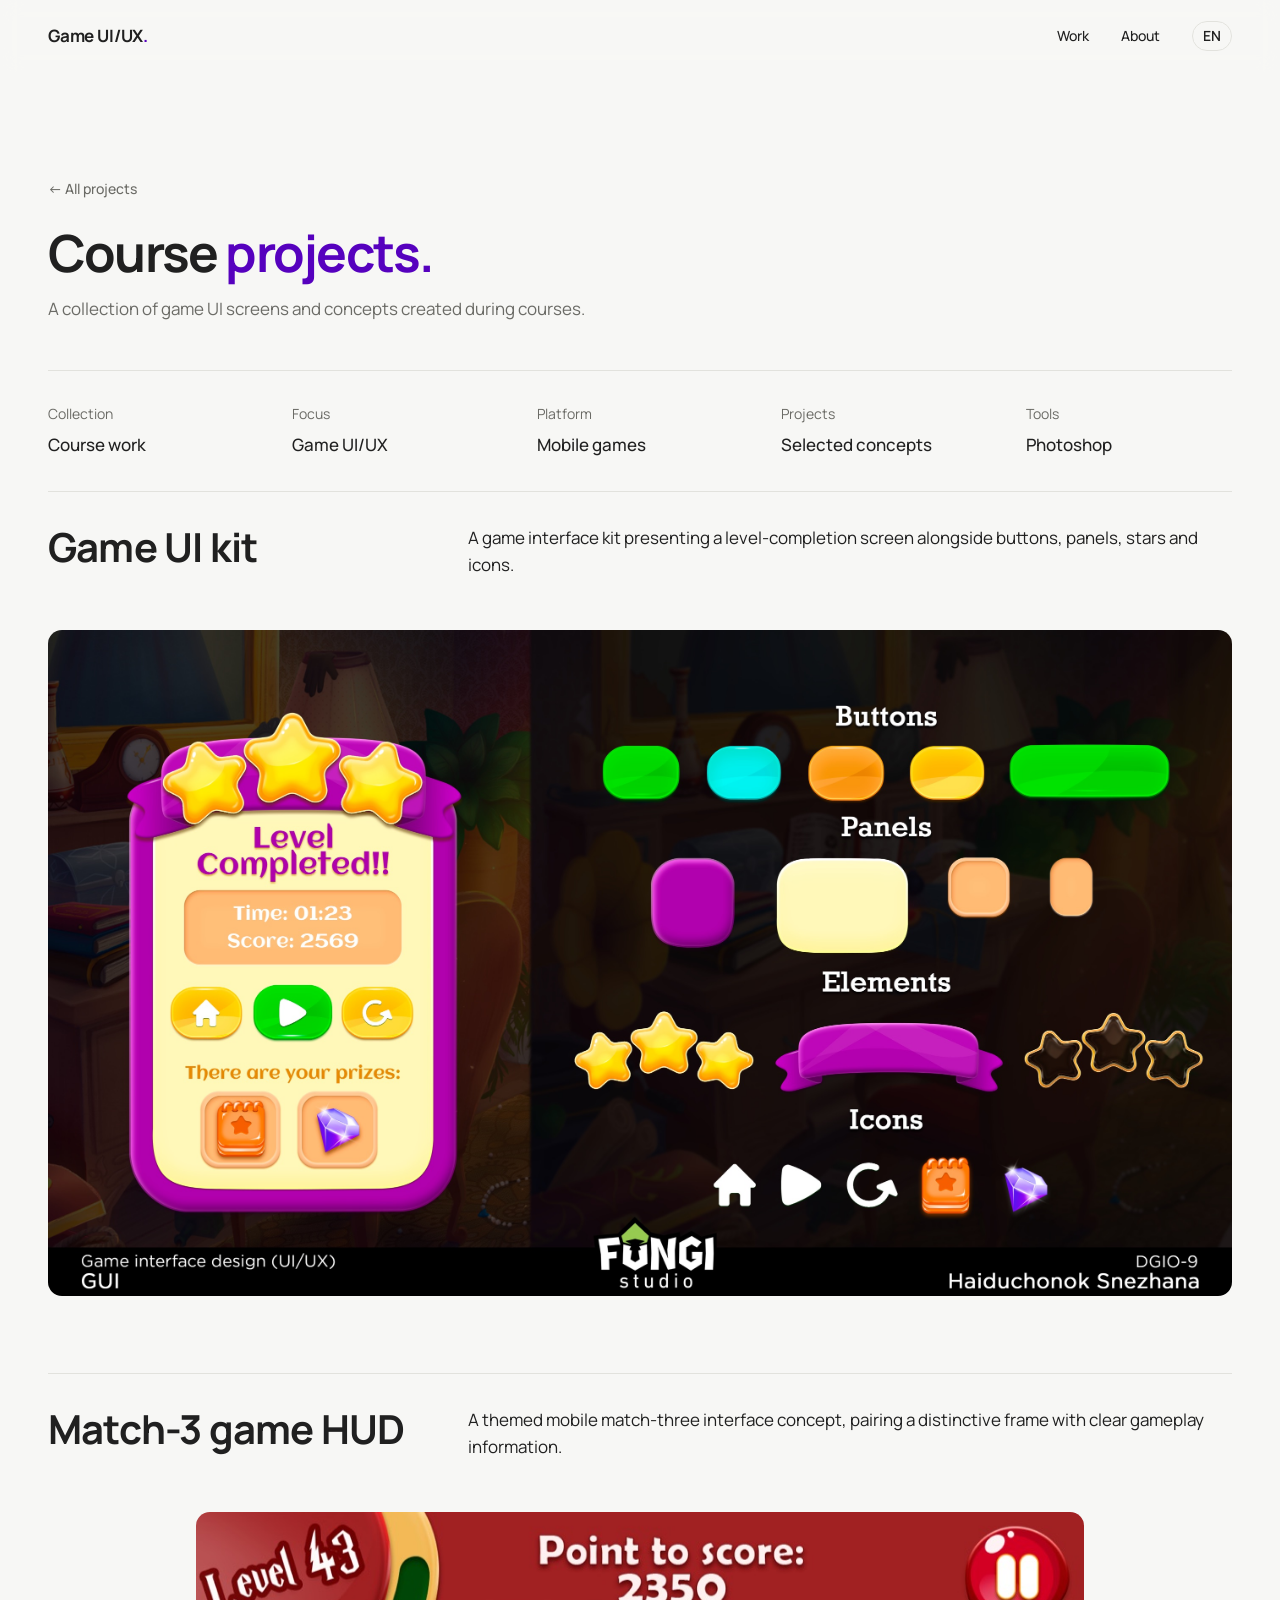
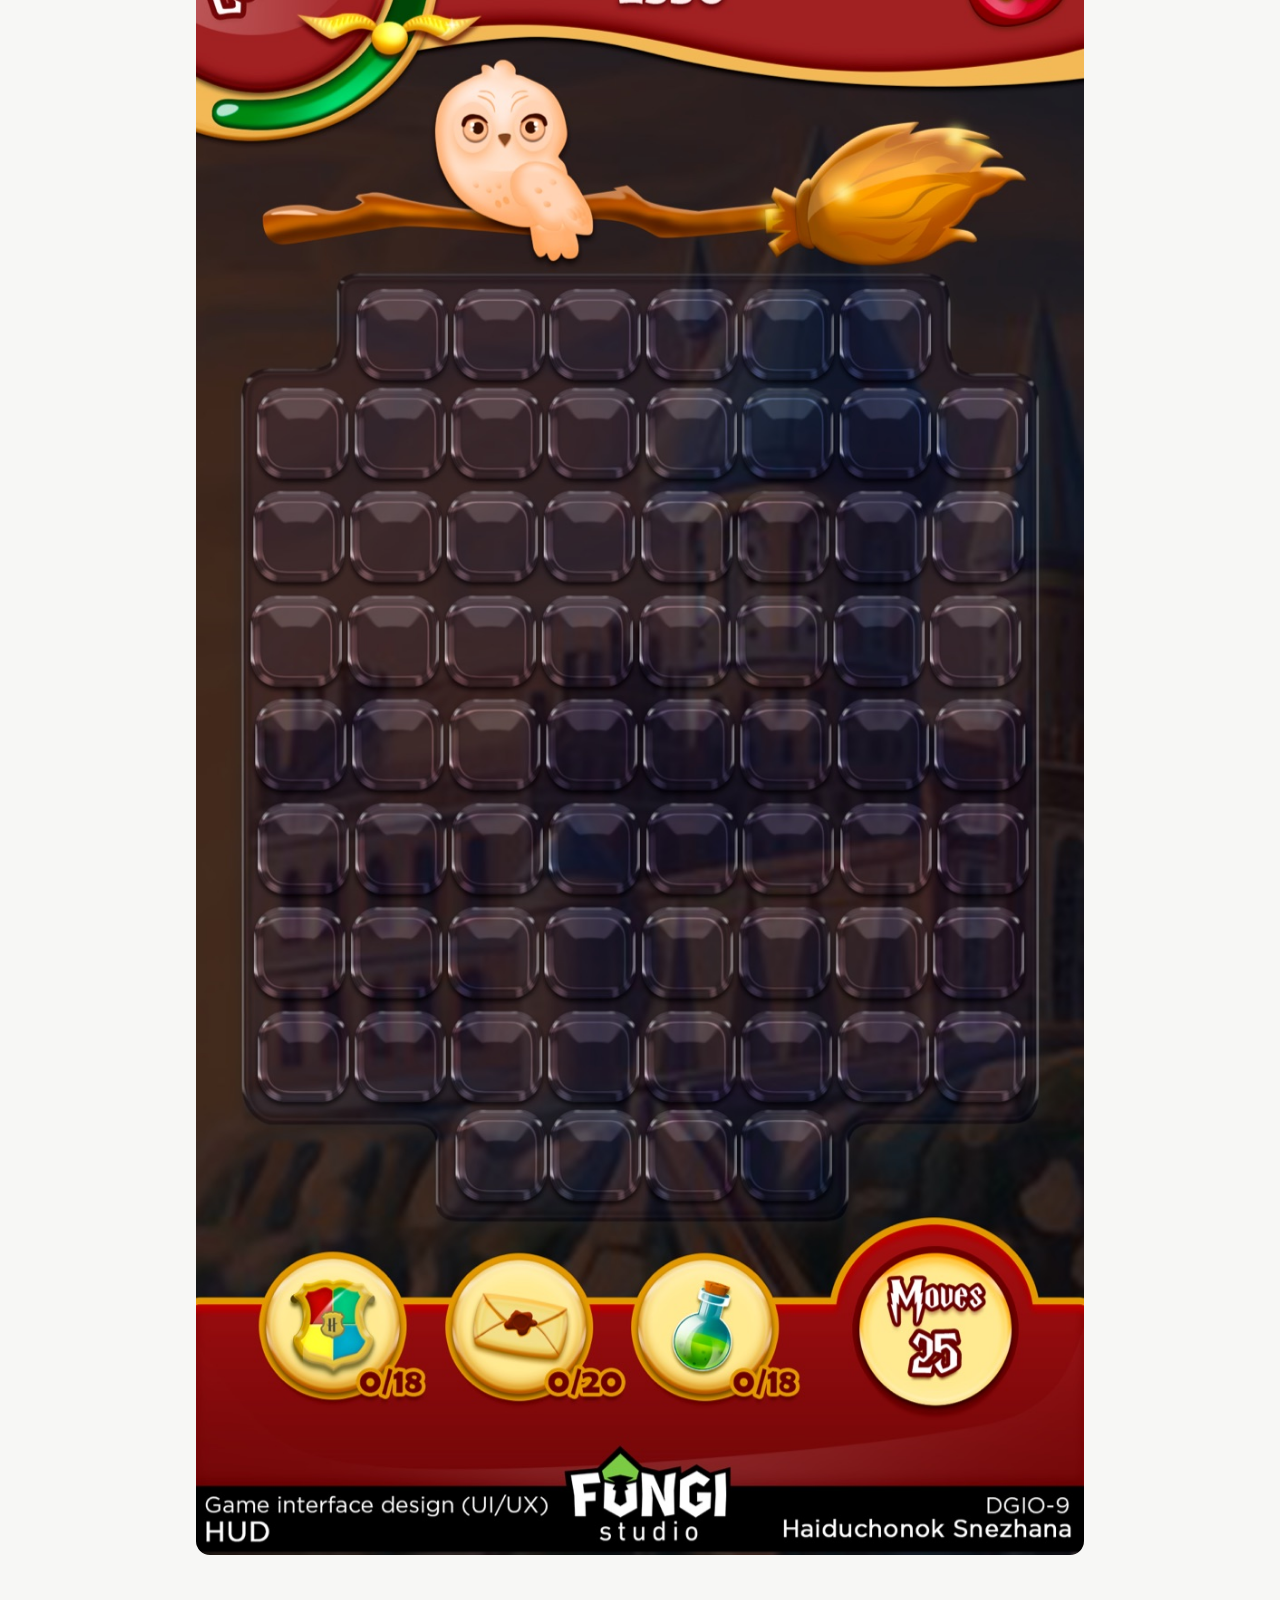
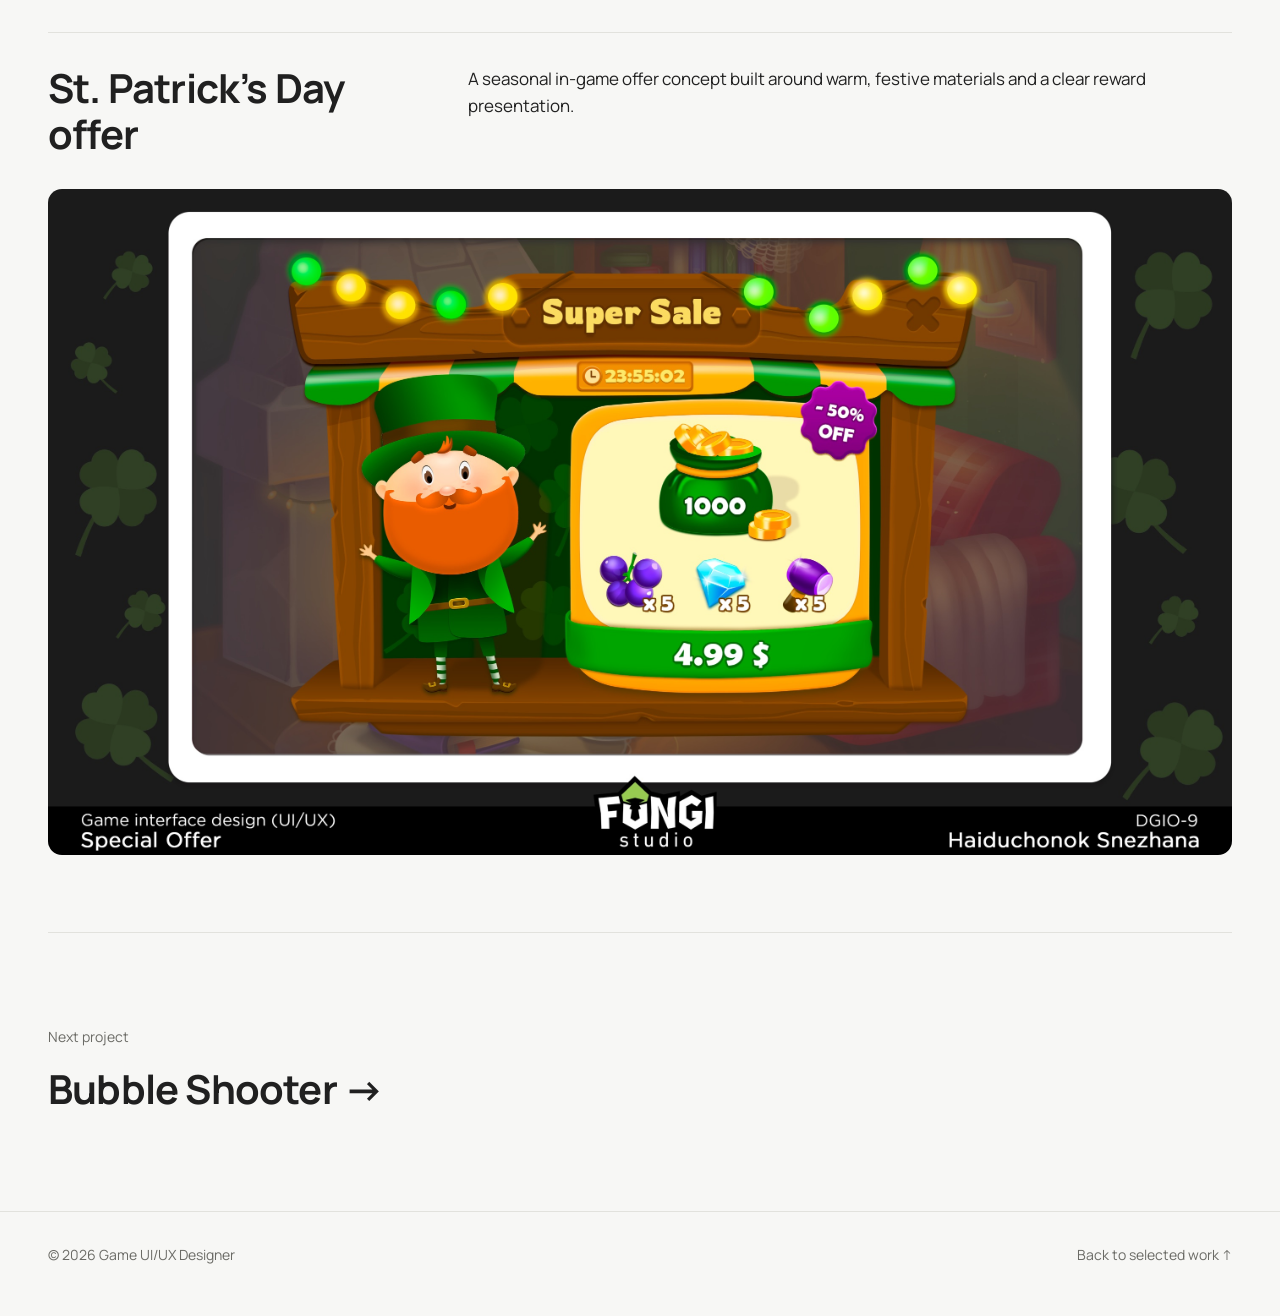
<file: projects/match3-hud.html>
<!doctype html>
<html lang="en">
<head>
  <meta charset="utf-8">
  <meta name="viewport" content="width=device-width,initial-scale=1">
  <meta http-equiv="refresh" content="0; url=course-projects.html">
  <link rel="canonical" href="course-projects.html">
  <title>Course Projects · Portfolio</title>
</head>
<body>
  <p>This project is now part of <a href="course-projects.html">Course Projects</a>.</p>
</body>
</html>
</file>
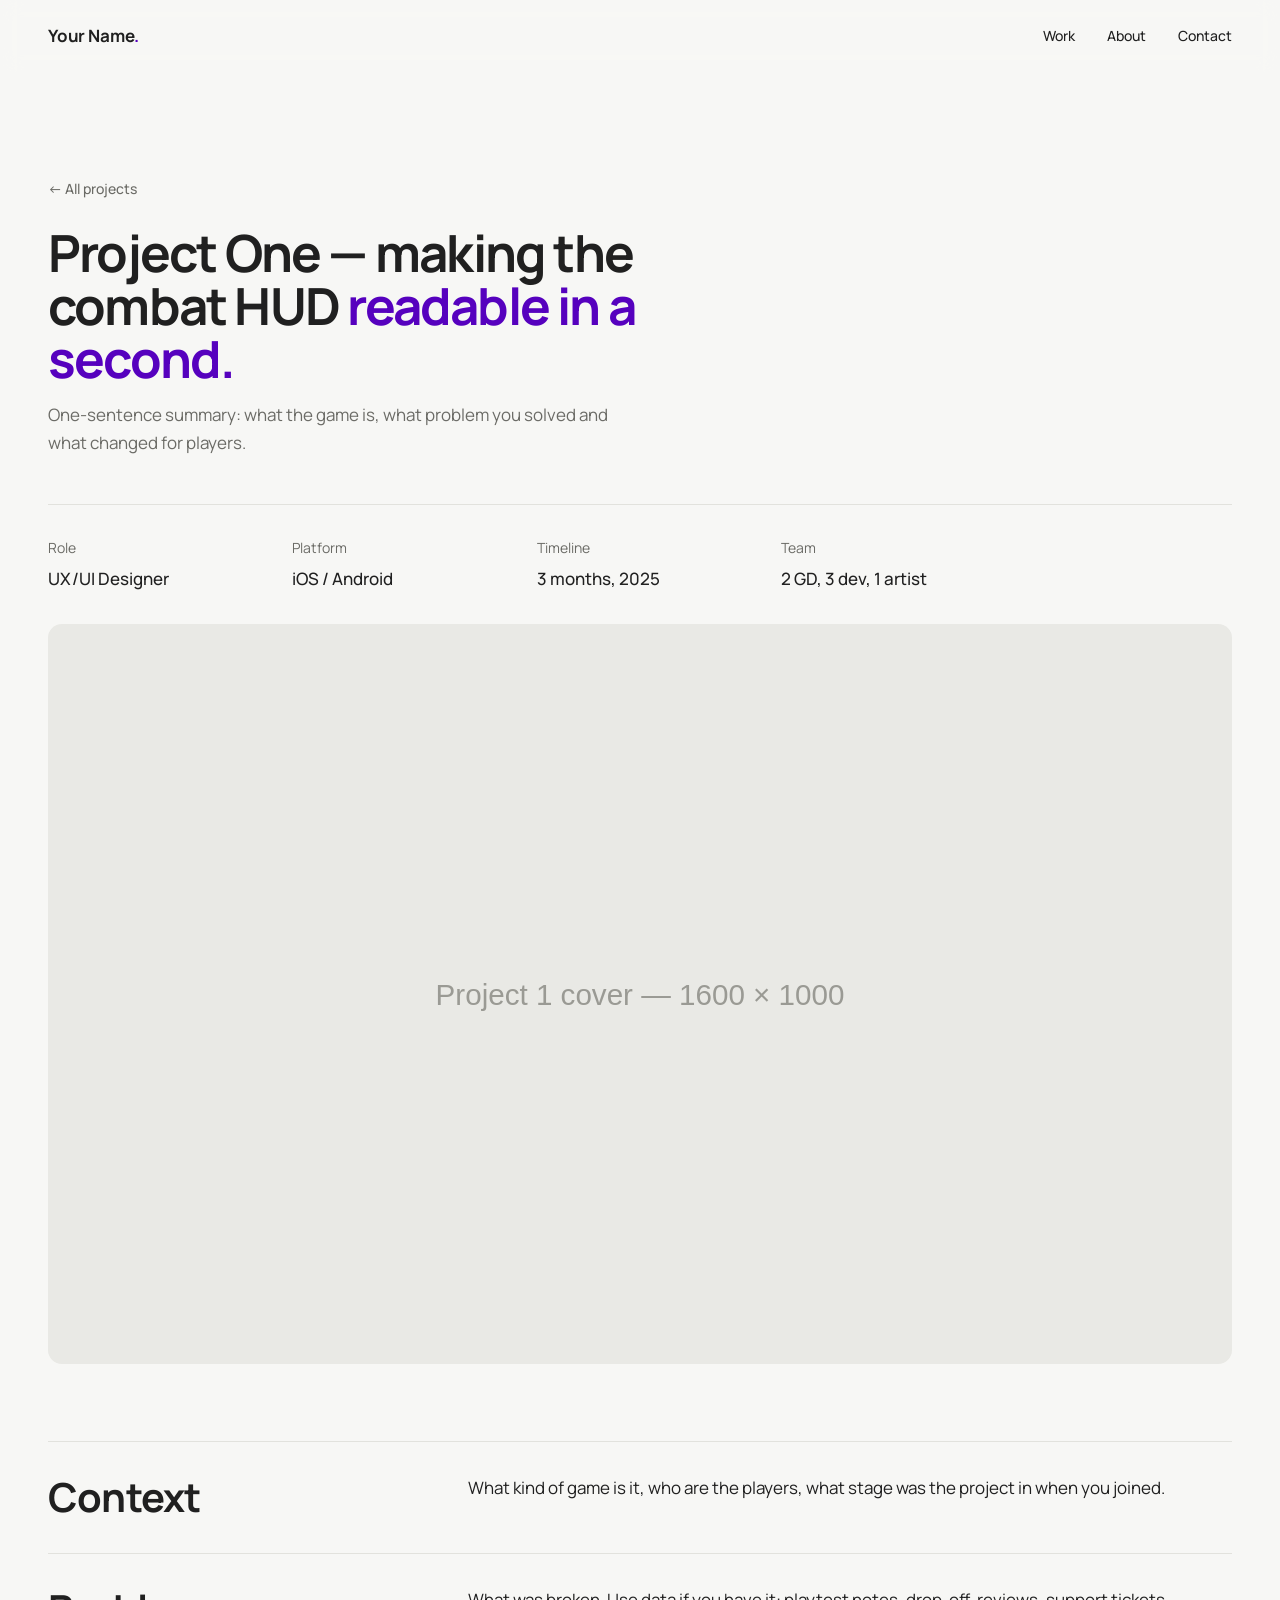
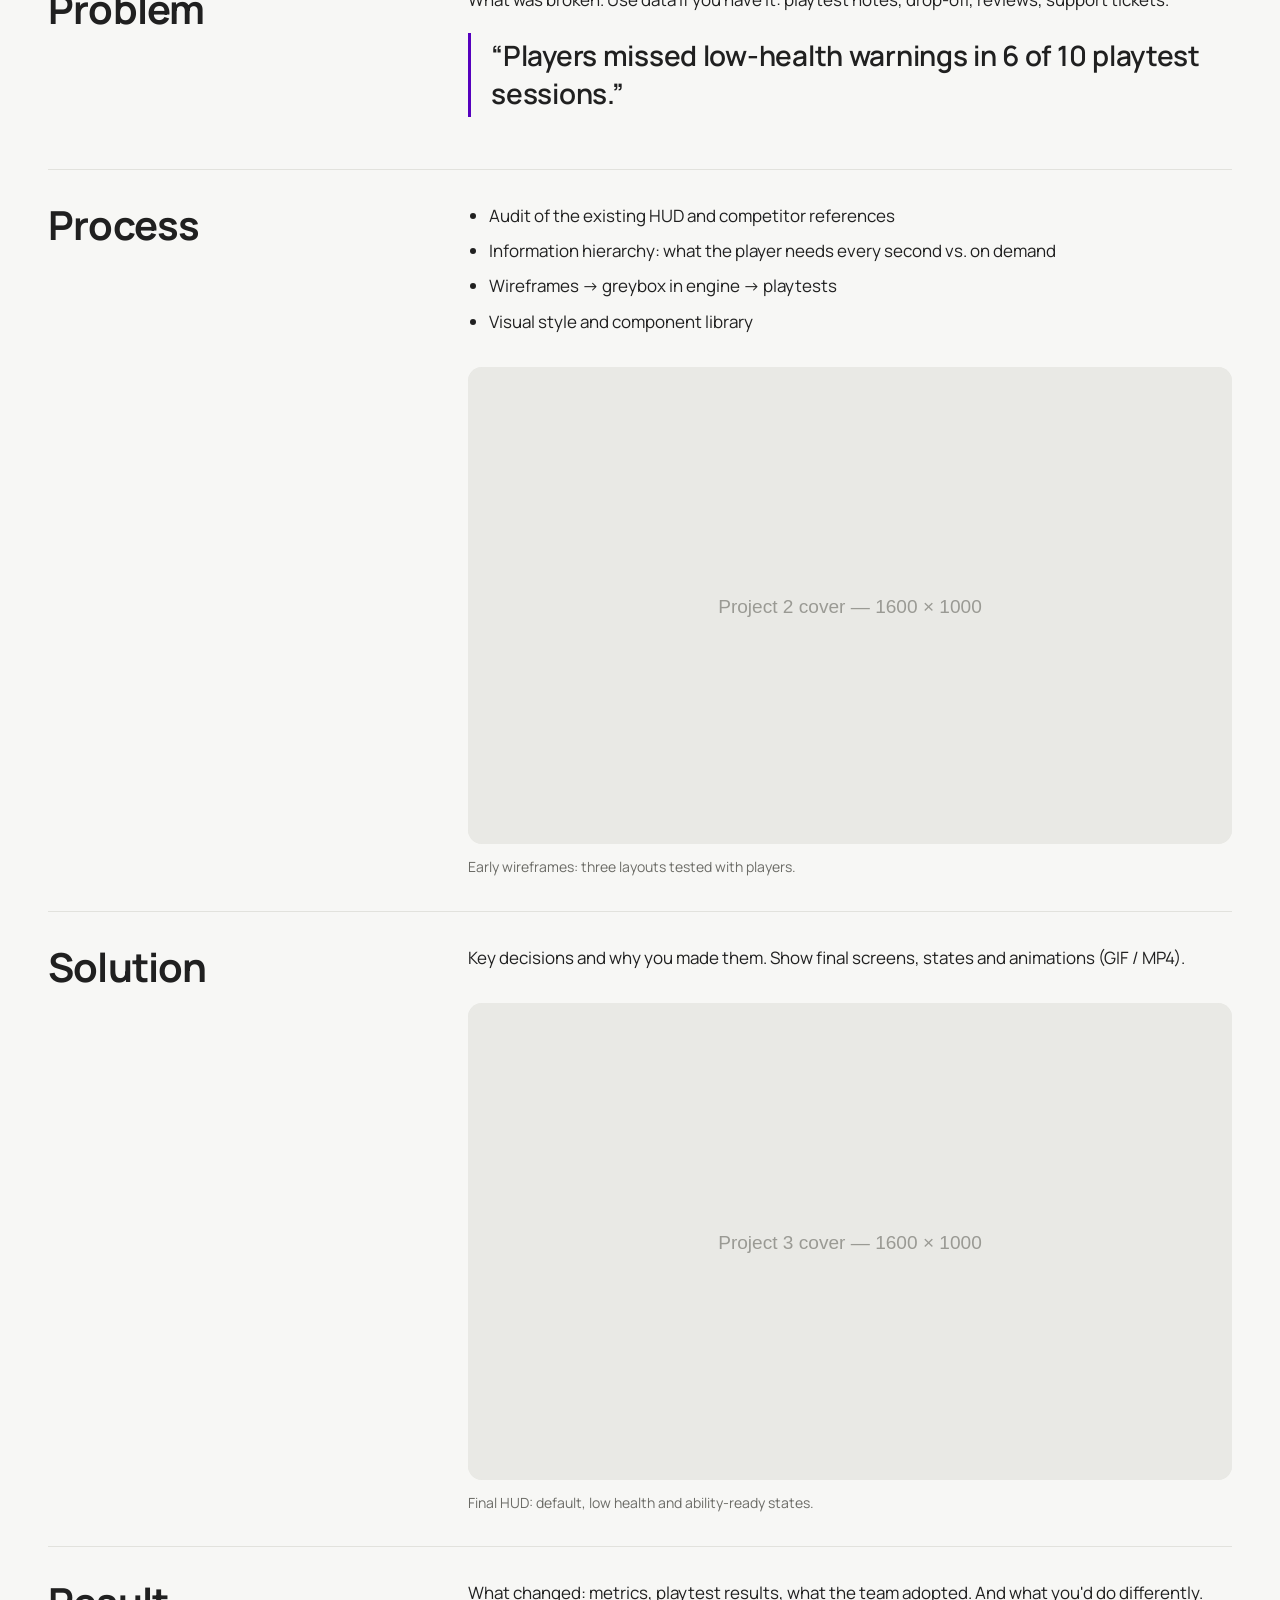
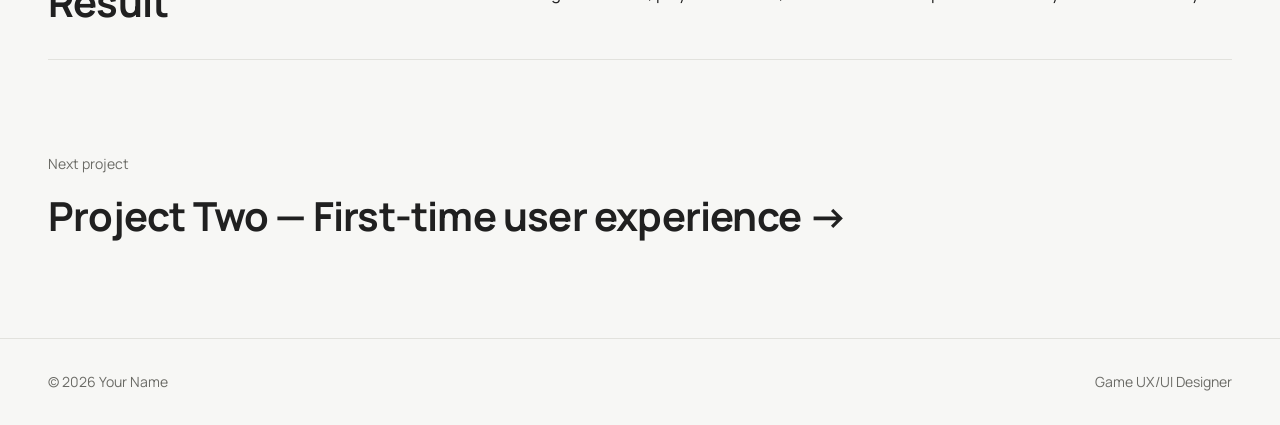
<file: projects/project-1.html>
<!DOCTYPE html>
<html lang="en">
<head>
  <meta charset="UTF-8">
  <meta name="viewport" content="width=device-width, initial-scale=1">
  <title>Project One — HUD redesign · Your Name</title>
  <meta name="theme-color" content="#F7F7F5">
  <link rel="preconnect" href="https://fonts.googleapis.com">
  <link rel="preconnect" href="https://fonts.gstatic.com" crossorigin>
  <link href="https://fonts.googleapis.com/css2?family=Manrope:wght@400;500;600;700&display=swap" rel="stylesheet">
  <link rel="stylesheet" href="../style.css">
</head>
<body>
  <header class="header">
    <div class="container header__inner">
      <a class="logo" href="../">Your Name<span>.</span></a>
      <nav class="nav" aria-label="Main">
        <a href="../#work">Work</a>
        <a href="../#about">About</a>
        <a class="nav__cta" href="../#contact">Contact</a>
      </nav>
    </div>
  </header>

  <main>
    <div class="container">
      <section class="case-hero">
        <a class="back" href="../#work">← All projects</a>
        <h1 class="hero__title">Project One — making the combat HUD <em>readable in a second.</em></h1>
        <p class="hero__lead">
          One-sentence summary: what the game is, what problem you solved and what changed for players.
        </p>

        <div class="case-meta">
          <div><p class="fact__label">Role</p><p class="fact__value">UX/UI Designer</p></div>
          <div><p class="fact__label">Platform</p><p class="fact__value">iOS / Android</p></div>
          <div><p class="fact__label">Timeline</p><p class="fact__value">3 months, 2025</p></div>
          <div><p class="fact__label">Team</p><p class="fact__value">2 GD, 3 dev, 1 artist</p></div>
        </div>
      </section>

      <div class="case-cover">
        <img src="../assets/cover-1.svg" alt="Final HUD in gameplay">
      </div>

      <section class="case-block">
        <h2>Context</h2>
        <div>
          <p>What kind of game is it, who are the players, what stage was the project in when you joined.</p>
        </div>
      </section>

      <section class="case-block">
        <h2>Problem</h2>
        <div>
          <p>What was broken. Use data if you have it: playtest notes, drop-off, reviews, support tickets.</p>
          <p class="callout">“Players missed low-health warnings in 6 of 10 playtest sessions.”</p>
        </div>
      </section>

      <section class="case-block">
        <h2>Process</h2>
        <div>
          <ul>
            <li>Audit of the existing HUD and competitor references</li>
            <li>Information hierarchy: what the player needs every second vs. on demand</li>
            <li>Wireframes → greybox in engine → playtests</li>
            <li>Visual style and component library</li>
          </ul>
          <figure class="figure">
            <img src="../assets/cover-2.svg" alt="Wireframes of HUD variants" loading="lazy">
            <figcaption>Early wireframes: three layouts tested with players.</figcaption>
          </figure>
        </div>
      </section>

      <section class="case-block">
        <h2>Solution</h2>
        <div>
          <p>Key decisions and why you made them. Show final screens, states and animations (GIF / MP4).</p>
          <figure class="figure">
            <img src="../assets/cover-3.svg" alt="Final HUD screens" loading="lazy">
            <figcaption>Final HUD: default, low health and ability-ready states.</figcaption>
          </figure>
        </div>
      </section>

      <section class="case-block">
        <h2>Result</h2>
        <div>
          <p>What changed: metrics, playtest results, what the team adopted. And what you'd do differently.</p>
        </div>
      </section>

      <a class="next" href="project-1.html">
        <span>Next project</span>
        <strong>Project Two — First-time user experience →</strong>
      </a>
    </div>
  </main>

  <footer class="footer">
    <div class="container footer__inner">
      <span>© 2026 Your Name</span>
      <span>Game UX/UI Designer</span>
    </div>
  </footer>
</body>
</html>
</file>
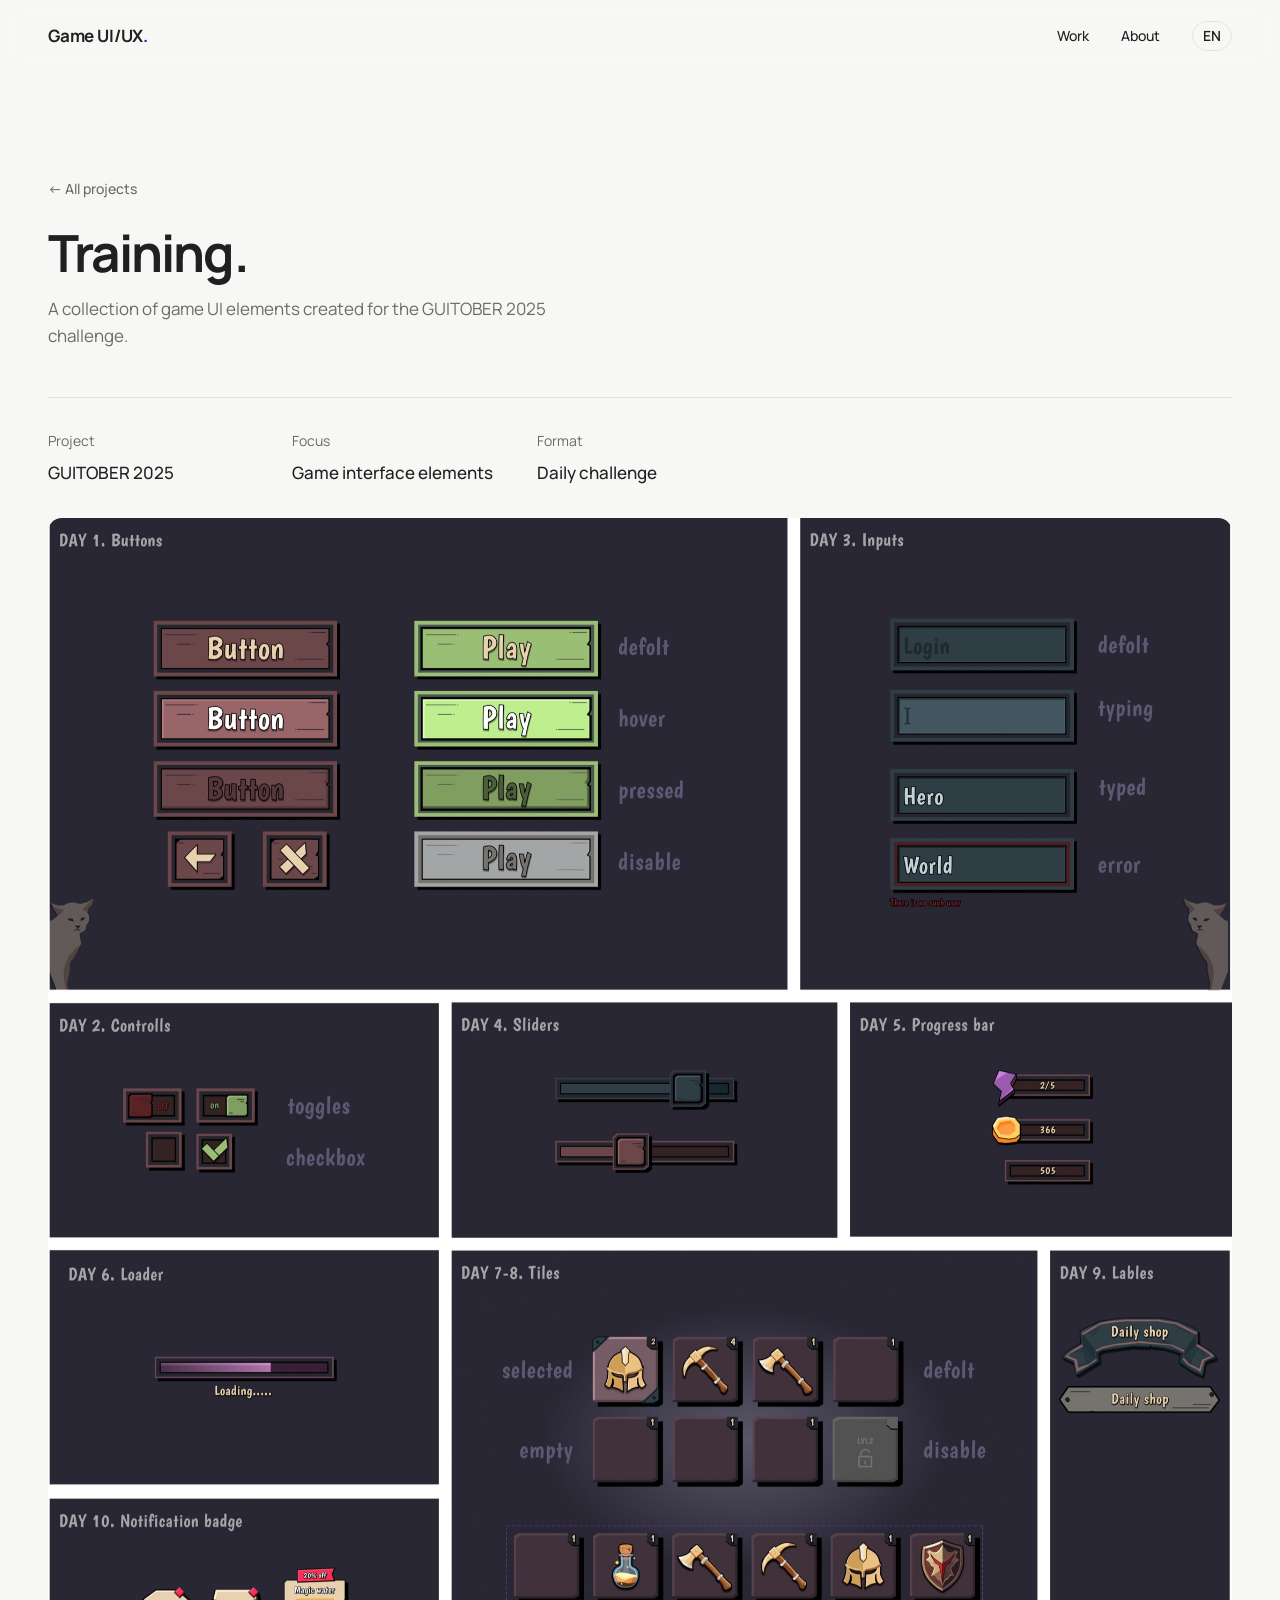
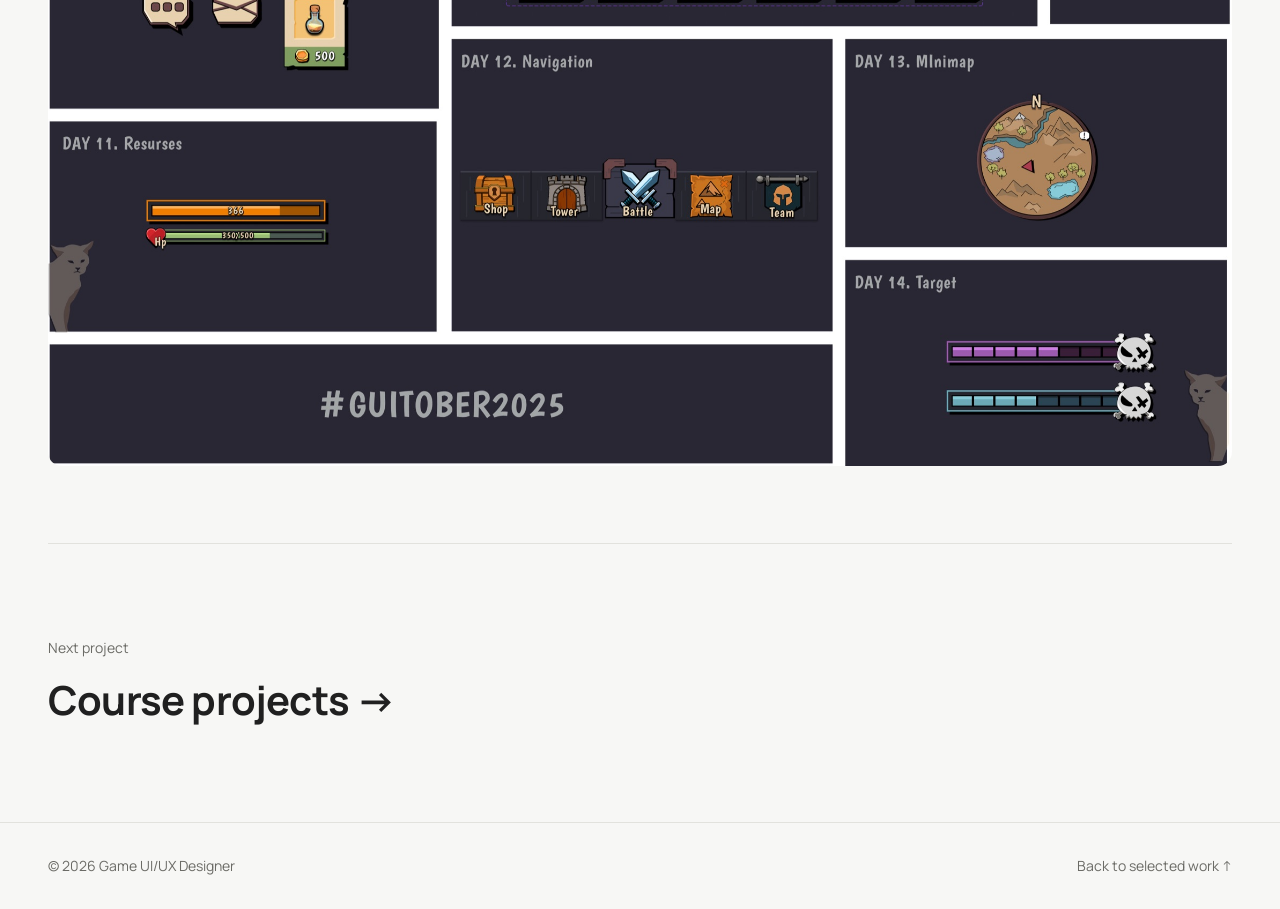
<file: projects/training.html>
<!doctype html>
<html lang="en">
<head>
  <meta charset="utf-8">
  <meta name="viewport" content="width=device-width, initial-scale=1">
  <meta name="theme-color" content="#f7f7f5">
  <title>Training · Portfolio</title>
  <link rel="preconnect" href="https://fonts.googleapis.com">
  <link rel="preconnect" href="https://fonts.gstatic.com" crossorigin>
  <link href="https://fonts.googleapis.com/css2?family=Manrope:wght@400;500;600;700&display=swap" rel="stylesheet">
  <link rel="stylesheet" href="../style.css">
</head>
<body>
  <header class="header"><div class="container header__inner">
    <a class="logo" href="../">Game UI/UX<span>.</span></a>
    <nav class="nav" aria-label="Main navigation"><a href="../#work">Work</a><a href="../#about">About</a><button class="language-toggle" type="button" aria-label="Переключить язык на русский">RU</button></nav>
  </div></header>
  <main><div class="container">
    <section class="case-hero">
      <a class="back" href="../#work">← All projects</a>
      <h1 class="hero__title">Training.</h1>
      <p class="hero__lead">A collection of game UI elements created for the GUITOBER 2025 challenge.</p>
      <div class="case-meta">
        <div><p class="fact__label">Project</p><p class="fact__value">GUITOBER 2025</p></div>
        <div><p class="fact__label">Focus</p><p class="fact__value">Game interface elements</p></div>
        <div><p class="fact__label">Format</p><p class="fact__value">Daily challenge</p></div>
      </div>
    </section>
    <figure class="case-cover"><img src="../assets/projects/training/GUITOBER2025-web.jpg" alt="GUITOBER 2025 collection of game interface elements"></figure>
    <a class="next" href="course-projects.html"><span>Next project</span><strong>Course projects →</strong></a>
  </div></main>
  <footer class="footer"><div class="container footer__inner"><span>© 2026 Game UI/UX Designer</span><a href="../#work">Back to selected work ↑</a></div></footer>
  <script src="../i18n.js"></script>
</body>
</html>
</file>
<file: style.css>
/* ============================================================
   Portfolio — Game UX/UI Designer
   Шрифт: Manrope · Фон #F7F7F5 · Текст #202020 · Акцент #5601BE
   ============================================================ */

:root {
  /* Цвета */
  --bg: #F7F7F5;
  --text: #202020;
  --muted: #6B6B66;
  --line: #E2E2DD;
  --surface: #EDEDE9;
  --accent: #5601BE;

  /* Типографика (мобильный → десктоп) */
  --fs-hero: clamp(34px, 4vw, 52px);
  --fs-section: clamp(28px, 3.4vw, 40px);   /* 32–40 */
  --fs-project: clamp(22px, 2.2vw, 28px);   /* 24–28 */
  --fs-body: clamp(17px, 1.3vw, 18px);      /* 17–18 */
  --fs-caption: clamp(14px, 1vw, 15px);     /* 14–15 */

  /* Сетка */
  --max: 1280px;
  --pad: clamp(20px, 4vw, 48px);
  --gap: clamp(24px, 3vw, 40px);
  --radius: 14px;
}

*, *::before, *::after { box-sizing: border-box; }

html { scroll-behavior: smooth; }

body {
  margin: 0;
  background: var(--bg);
  color: var(--text);
  font-family: "Manrope", system-ui, -apple-system, "Segoe UI", sans-serif;
  font-size: var(--fs-body);
  line-height: 1.6;
  -webkit-font-smoothing: antialiased;
}

img { display: block; max-width: 100%; height: auto; }

a { color: inherit; text-decoration: none; }

::selection { background: var(--accent); color: #fff; }

:focus-visible { outline: 2px solid var(--accent); outline-offset: 3px; border-radius: 4px; }

.container { max-width: var(--max); margin: 0 auto; padding: 0 var(--pad); }

.skip {
  position: absolute; left: -9999px; top: 12px;
  background: var(--text); color: var(--bg); padding: 8px 14px; border-radius: 8px;
}
.skip:focus { left: 12px; z-index: 100; }

/* ---------- Header ---------- */
.header {
  position: sticky; top: 0; z-index: 10;
  background: color-mix(in srgb, var(--bg) 88%, transparent);
  backdrop-filter: blur(10px);
  -webkit-backdrop-filter: blur(10px);
}
.header__inner {
  display: flex; align-items: center; justify-content: space-between;
  height: 72px;
}
.logo { font-weight: 700; letter-spacing: -0.01em; }
.logo span { color: var(--accent); }
.nav { display: flex; gap: clamp(16px, 3vw, 32px); font-size: var(--fs-caption); font-weight: 500; }
.nav a { position: relative; padding: 4px 0; }
.nav a::after {
  content: ""; position: absolute; left: 0; bottom: 0; height: 1.5px; width: 100%;
  background: var(--accent); transform: scaleX(0); transform-origin: left;
  transition: transform .25s ease;
}
.nav a:hover::after { transform: scaleX(1); }

/* ---------- Hero ---------- */
.hero { padding: clamp(28px, 4vw, 48px) 0 clamp(32px, 4vw, 52px); }
.eyebrow {
  display: inline-flex; align-items: center; gap: 10px;
  font-size: var(--fs-caption); font-weight: 500; color: var(--muted);
  margin: 0 0 12px;
}
.dot { width: 8px; height: 8px; border-radius: 50%; background: var(--accent); }
.hero__title {
  font-size: var(--fs-hero);
  line-height: 1.04;
  letter-spacing: -0.035em;
  font-weight: 700;
  margin: 0;
  max-width: 24ch;
}
.hero__title em { font-style: normal; color: var(--accent); }
.hero__lead { max-width: 56ch; color: var(--muted); margin: 16px 0 0; }
.hero__actions { display: flex; flex-wrap: wrap; gap: 12px; margin-top: 20px; }

.btn {
  display: inline-flex; align-items: center; gap: 8px;
  height: 48px; padding: 0 22px; border-radius: 999px;
  font-size: var(--fs-caption); font-weight: 600;
  border: 1.5px solid var(--text);
  transition: background .2s, color .2s, border-color .2s;
}
.btn--primary { background: var(--accent); border-color: var(--accent); color: #fff; }
.btn--primary:hover { background: var(--text); border-color: var(--text); }
.btn--ghost:hover { background: var(--text); color: var(--bg); }

/* ---------- Sections ---------- */
.section { padding: clamp(36px, 5vw, 64px) 0; border-top: 1px solid var(--line); }
.section__head {
  display: flex; align-items: baseline; justify-content: space-between; gap: 24px;
  margin-bottom: clamp(32px, 5vw, 64px);
}
.section__title {
  font-size: var(--fs-section);
  line-height: 1.15; letter-spacing: -0.02em; font-weight: 700; margin: 0;
}
.section__count { font-size: var(--fs-caption); color: var(--muted); }

/* ---------- Projects ---------- */
.projects {
  display: grid;
  grid-template-columns: repeat(2, 1fr);
  gap: clamp(48px, 6vw, 80px) var(--gap);
}
.project { display: block; }
.project__media {
  overflow: hidden; border-radius: var(--radius); background: var(--surface);
  aspect-ratio: 16 / 10;
}
.project__media img {
  width: 100%; height: 100%; object-fit: cover;
  transition: transform .6s cubic-bezier(.2, .7, .2, 1);
}
.project:hover .project__media img { transform: scale(1.03); }
.project__body { margin-top: 20px; }
.project__title {
  font-size: var(--fs-project); line-height: 1.25; letter-spacing: -0.015em;
  font-weight: 600; margin: 0 0 8px;
}
.project__title .arrow { display: inline-block; margin-left: 6px; color: var(--accent); transition: transform .25s; }
.project:hover .project__title .arrow { transform: translateX(4px); }
.project__desc { color: var(--muted); margin: 0 0 14px; max-width: 48ch; }
@media (min-width: 901px) {
  .project__desc { min-height: 4.8em; }
}
.tags { display: flex; flex-wrap: wrap; gap: 8px; padding: 0; margin: 0; list-style: none; }
.tags li {
  font-size: var(--fs-caption); font-weight: 500;
  padding: 4px 12px; border: 1px solid var(--line); border-radius: 999px;
}

/* ---------- About ---------- */
.about { display: grid; grid-template-columns: 1fr 2fr; gap: var(--gap); }
.about p { margin: 0 0 20px; }
.experience { display: grid; grid-template-columns: 1fr 2fr; gap: var(--gap); }
.courses-layout { display: grid; grid-template-columns: 1fr 2fr; gap: var(--gap); align-items: start; }
.courses-entry { grid-column: 2; }
.experience__meta h3 { font-size: var(--fs-project); line-height: 1.25; margin: 0 0 4px; }
.experience__meta p { margin: 0; font-weight: 500; }
.experience__meta time { display: block; color: var(--muted); font-size: var(--fs-caption); margin-top: 8px; }
.experience__list { margin: 0; padding-left: 1.2em; }
.experience__list li { padding-left: 6px; margin-bottom: 12px; }
.skills-grid { display: grid; grid-template-columns: repeat(2, minmax(0, 1fr)); gap: 24px var(--gap); margin-top: 32px; }
.fact__label { font-size: var(--fs-caption); color: var(--muted); margin: 0 0 6px; }
.fact__value { margin: 0; font-weight: 500; }

/* ---------- Contact / Footer ---------- */
.contact__mail {
  display: inline-block;
  font-size: var(--fs-section); font-weight: 700; letter-spacing: -0.02em;
  color: var(--accent); border-bottom: 2px solid currentColor; line-height: 1.2;
  word-break: break-word;
}
.contact__mail:hover { color: var(--text); }
.links { display: flex; flex-wrap: wrap; gap: 24px; margin-top: 32px; font-weight: 500; }
.links a:hover { color: var(--accent); }

.footer {
  padding: 32px 0; border-top: 1px solid var(--line);
  font-size: var(--fs-caption); color: var(--muted);
}
.footer__inner { display: flex; justify-content: space-between; flex-wrap: wrap; gap: 12px; }

/* ---------- Case study page ---------- */
.back { display: inline-flex; gap: 8px; font-size: var(--fs-caption); font-weight: 500; color: var(--muted); }
.back:hover { color: var(--accent); }
.case-hero { padding: clamp(48px, 8vw, 112px) 0 32px; }
.case-hero .hero__title { max-width: 20ch; margin-top: 24px; }
.case-meta {
  display: grid; grid-template-columns: repeat(5, minmax(0, 1fr)); gap: var(--gap);
  padding: 32px 0 0; border-top: 1px solid var(--line);
  margin-top: 48px;
}
.case-cover { border-radius: var(--radius); overflow: hidden; margin: 0 0 clamp(40px, 6vw, 80px); }
.case-block {
  display: grid; grid-template-columns: 1fr 2fr; gap: var(--gap);
  padding: 32px 0; border-top: 1px solid var(--line);
}
.links { margin: 24px 0 0; }
.links a { text-decoration: underline; text-underline-offset: 0.16em; }
.case-block h2 { font-size: var(--fs-section); line-height: 1.15; letter-spacing: -0.02em; margin: 0; }
.case-block p { margin: 0 0 20px; }
.case-block ul { margin: 0 0 20px; padding-left: 1.2em; }
.case-block li { margin-bottom: 8px; }
.figure { margin: 32px 0 0; }
.figure img { border-radius: var(--radius); background: var(--surface); }
.figure figcaption { font-size: var(--fs-caption); color: var(--muted); margin-top: 12px; }
.callout {
  border-left: 3px solid var(--accent); padding: 4px 0 4px 20px;
  font-size: var(--fs-project); font-weight: 600; line-height: 1.35; letter-spacing: -0.01em;
}
.next { display: block; padding: clamp(48px, 7vw, 96px) 0; border-top: 1px solid var(--line); }
.next span { font-size: var(--fs-caption); color: var(--muted); }
.next strong { display: block; font-size: var(--fs-section); letter-spacing: -0.02em; margin-top: 8px; }
.next:hover strong { color: var(--accent); }

/* ---------- Адаптив ---------- */
@media (max-width: 900px) {
  .projects { grid-template-columns: 1fr; }
  .about, .experience, .courses-layout, .case-block { grid-template-columns: 1fr; }
  .courses-entry { grid-column: 1; }
  .case-meta { grid-template-columns: repeat(2, 1fr); }
}
@media (max-width: 520px) {
  .nav a:not(.nav__cta) { display: none; }
  .skills-grid { grid-template-columns: 1fr; }
}

@media (prefers-reduced-motion: reduce) {
  * { transition: none !important; scroll-behavior: auto !important; }
}

.language-toggle {
  appearance: none; border: 1px solid var(--line); border-radius: 999px;
  background: transparent; color: var(--text); font: inherit; font-weight: 600;
  padding: 4px 10px; cursor: pointer; line-height: 1.4;
}
.language-toggle:hover { color: var(--accent); border-color: var(--accent); }

.bubble-screen img { width: min(100%, 520px); margin-inline: auto; }
.training-cover img { object-fit: cover; object-position: center; }
.case-block strong { color: var(--accent); font-weight: 700; }
.match3-artwork { width: 75%; margin-inline: auto; }
@media (max-width: 520px) {
  .match3-artwork { width: 90%; }
}

.bubble-gallery {
  display: grid;
  grid-template-columns: repeat(2, minmax(0, 1fr));
  gap: var(--gap);
  margin-top: 32px;
}
.bubble-gallery .figure { margin: 0; }
.bubble-gallery .bubble-screen img { width: 100%; max-width: 520px; margin-inline: auto; }
@media (max-width: 520px) {
  .bubble-gallery { grid-template-columns: 1fr; }
}
</file>
